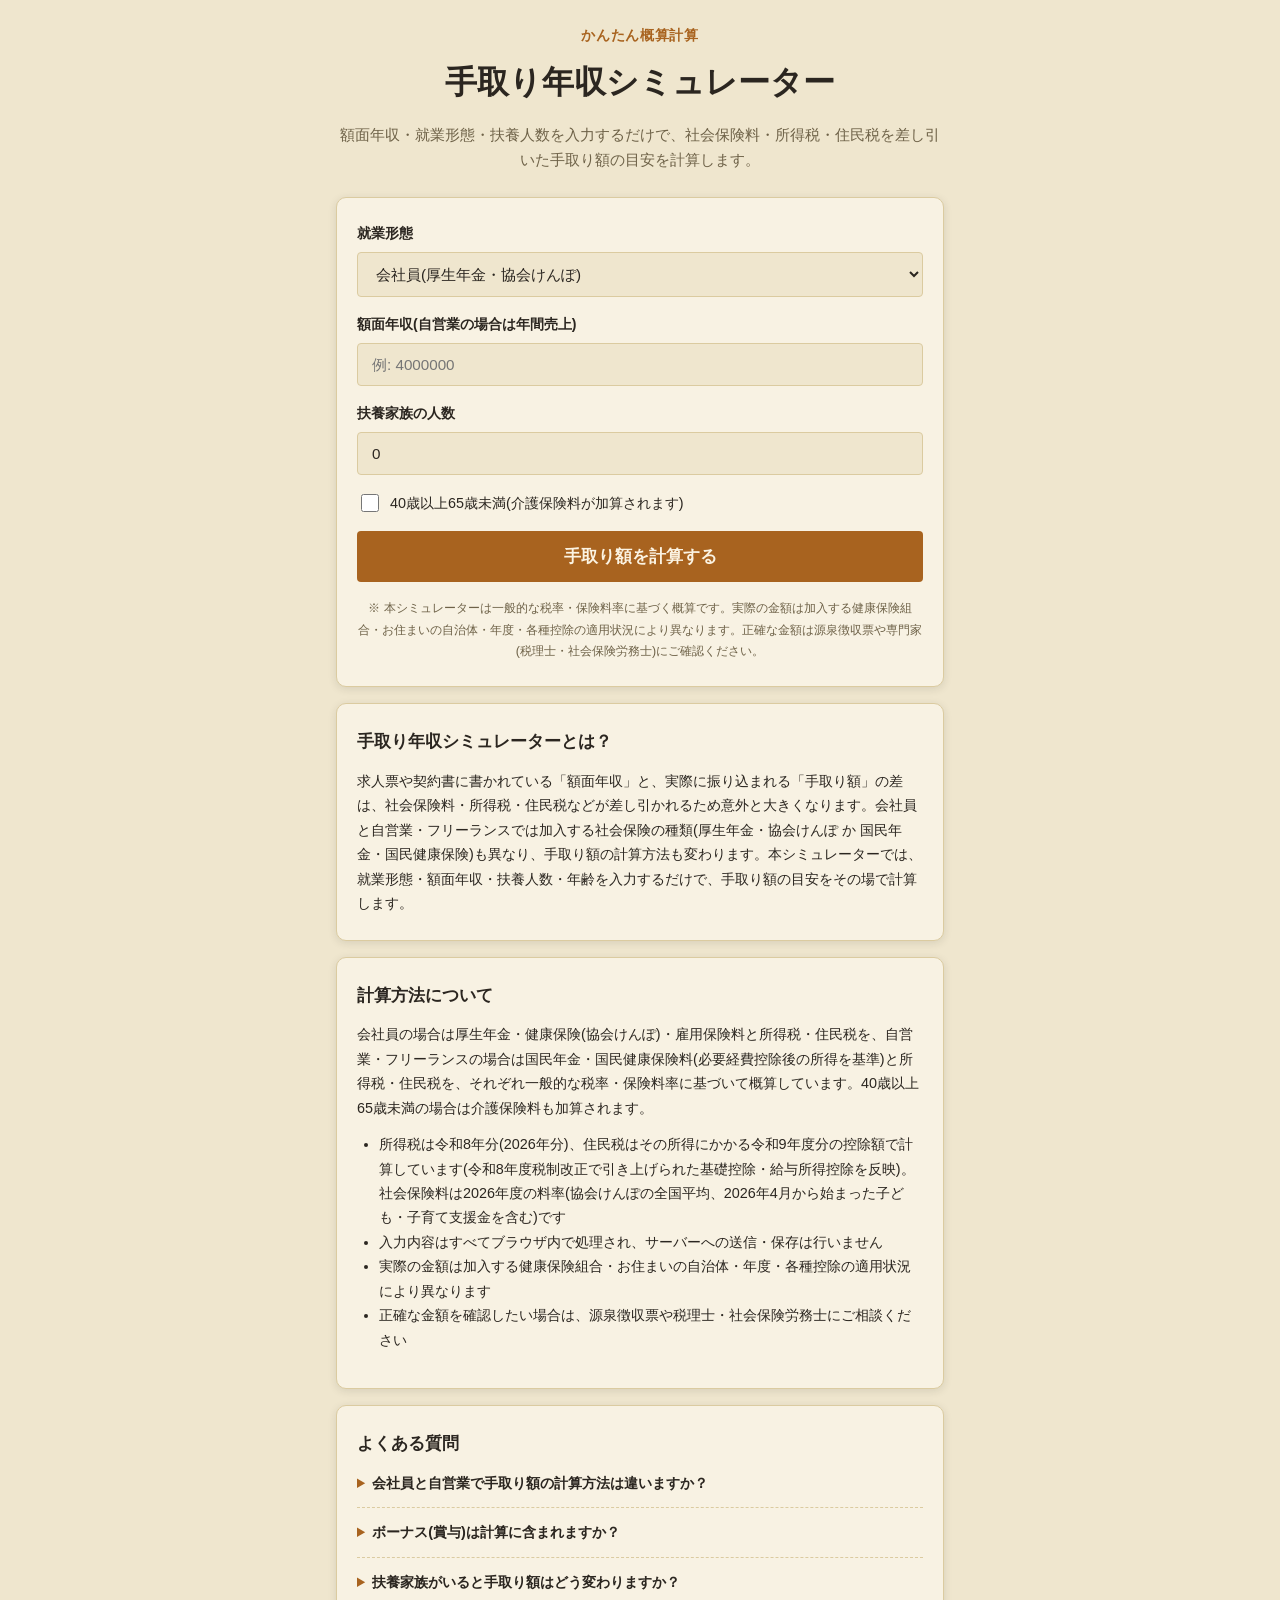
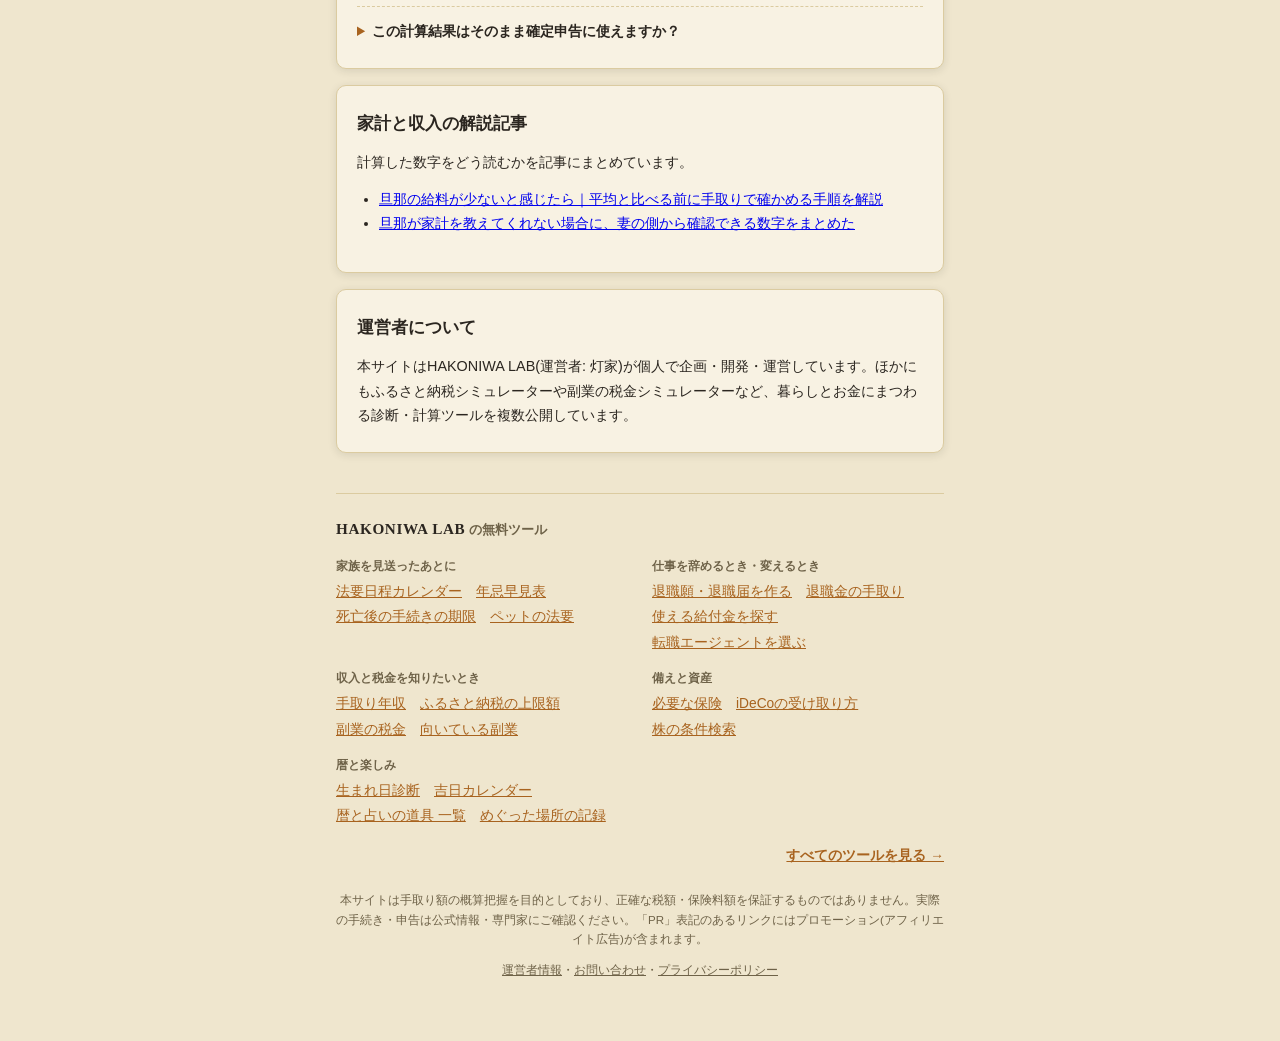
<file: index.html>
<!DOCTYPE html>
<html lang="ja">
<head>
<meta charset="UTF-8">
<meta name="viewport" content="width=device-width, initial-scale=1.0">
<!-- Google tag (gtag.js) -->
<script async src="https://www.googletagmanager.com/gtag/js?id=G-WTBHV5QYG3"></script>
<script>
  window.dataLayer = window.dataLayer || [];
  function gtag(){dataLayer.push(arguments);}
  gtag('js', new Date());
  gtag('config', 'G-WTBHV5QYG3');
</script>
<title>手取り年収シミュレーター | 額面から手取りを概算計算</title>
<meta name="description" content="額面年収・就業形態・扶養人数を入力するだけで、社会保険料・所得税・住民税を差し引いた手取り額を概算計算できます。">
<script async src="https://pagead2.googlesyndication.com/pagead/js/adsbygoogle.js?client=ca-pub-6465548593525933" crossorigin="anonymous"></script>
<link rel="canonical" href="https://hakoniwalab.com/takehome-calculator/">
<link rel="stylesheet" href="css/style.css">
<script type="application/ld+json">{"@context":"https://schema.org","@type":"FAQPage","mainEntity":[{"@type":"Question","name":"会社員と自営業で手取り額の計算方法は違いますか？","acceptedAnswer":{"@type":"Answer","text":"はい。会社員は厚生年金・協会けんぽ・雇用保険料が給与から天引きされますが、自営業・フリーランスは国民年金・国民健康保険料を自分で納付し、必要経費を差し引いた所得を基準に税額が計算されます。本シミュレーターは就業形態に応じてこの違いを反映しています。"}},{"@type":"Question","name":"ボーナス(賞与)は計算に含まれますか？","acceptedAnswer":{"@type":"Answer","text":"入力する額面年収に賞与を含めた年間の総支給額を入力してください。月給とボーナスを分けて計算する機能は現在提供していません。"}},{"@type":"Question","name":"扶養家族がいると手取り額はどう変わりますか？","acceptedAnswer":{"@type":"Answer","text":"扶養家族の人数に応じて所得税・住民税の扶養控除が適用され、税負担が軽くなります。扶養人数を入力すると、その分を差し引いた概算額が表示されます。"}},{"@type":"Question","name":"この計算結果はそのまま確定申告に使えますか？","acceptedAnswer":{"@type":"Answer","text":"使えません。本シミュレーターはあくまで概算把握を目的としたものです。正確な金額は源泉徴収票や税理士にご確認ください。"}}]}</script>
</head>
<body>
<div id="app" class="app">

  <header class="app-header">
    <p class="app-header__eyebrow">かんたん概算計算</p>
    <h1 class="app-header__title">手取り年収<br class="sp-only">シミュレーター</h1>
    <p class="app-header__lead">額面年収・就業形態・扶養人数を入力するだけで、社会保険料・所得税・住民税を差し引いた手取り額の目安を計算します。</p>
  </header>

  <main id="main" class="main">

    <!-- intro/form screen -->
    <section id="screen-intro" class="screen" data-screen="intro">
      <div class="card card--intro">
        <form id="calc-form">
          <div class="form-field">
            <label for="employment_type">就業形態</label>
            <select id="employment_type" name="employment_type" class="quiz-select">
              <option value="employee">会社員(厚生年金・協会けんぽ)</option>
              <option value="self_employed">自営業・フリーランス(国民年金・国民健康保険)</option>
            </select>
          </div>

          <div class="form-field">
            <label for="gross_income">額面年収(自営業の場合は年間売上)</label>
            <input type="number" id="gross_income" name="gross_income" class="quiz-select" placeholder="例: 4000000" min="0" step="10000" required>
          </div>

          <div class="form-field" id="expense-rate-field" hidden>
            <label for="expense_rate">必要経費の割合の目安(%)</label>
            <input type="number" id="expense_rate" name="expense_rate" class="quiz-select" value="30" min="0" max="90" step="5">
          </div>

          <div class="form-field">
            <label for="dependents">扶養家族の人数</label>
            <input type="number" id="dependents" name="dependents" class="quiz-select" value="0" min="0" max="10" step="1">
          </div>

          <div class="form-field form-field--checkbox">
            <label>
              <input type="checkbox" id="age40to64" name="age40to64">
              40歳以上65歳未満(介護保険料が加算されます)
            </label>
          </div>

          <button type="submit" class="btn btn--primary btn--large">手取り額を計算する</button>
        </form>
        <p class="intro-disclaimer">※ 本シミュレーターは一般的な税率・保険料率に基づく概算です。実際の金額は加入する健康保険組合・お住まいの自治体・年度・各種控除の適用状況により異なります。正確な金額は源泉徴収票や専門家(税理士・社会保険労務士)にご確認ください。</p>
      </div>
    </section>

    <!-- result screen -->
    <section id="screen-result" class="screen" data-screen="result" hidden>
      <div class="card card--intro" id="result-body"></div>
      <div id="ad-slot-result-bottom" class="ad-slot" aria-hidden="true"></div>
      <div class="card card--books" data-books-card>
        <h2 class="card__title">関連する本</h2>
        <p class="books__lead">手取りが分かったあと、そのお金をどうするかを考える方へ。運営者が書いた本です。</p>
        <ul class="books__list">
          <li class="books__item">
            <a href="https://www.amazon.co.jp/dp/B0H7M818R7" target="_blank" rel="noopener">
              <span class="books__title">ずっと投資を後回しにしてきた、あなたへ。</span>
              <span class="books__note">神泉悠斗／新NISA・インデックス投資・口座開設まで、迷わない5つのステップ。</span>
            </a>
          </li>
        </ul>
        <p class="books__ku">Kindle Unlimited の対象です（会員なら追加料金はかかりません）。</p>
      </div>


      <div class="card card--lead" id="lead-card">
        <h2 class="card__title">計算結果をあとで見返したい方へ</h2>
        <p>メールアドレスを登録すると、HAKONIWA LABの新しいツール・お得な情報をお届けします。</p>
        <form id="lead-form" class="lead-form" action="https://mail-studio.hakoniwa-labs.workers.dev/f/v6lGNd5ZqjptO-bG2wVIIij1IczI0iWg" method="post" target="popupwindow" onsubmit="window.open('https://mail-studio.hakoniwa-labs.workers.dev/f/v6lGNd5ZqjptO-bG2wVIIij1IczI0iWg', 'popupwindow')">
          <input type="email" name="email" class="lead-form__input" placeholder="メールアドレス" required>
          <button type="submit" class="btn btn--primary">登録する</button>
        </form>
      </div>

      <button type="button" class="btn btn--ghost" id="btn-restart">条件を変えて再計算する</button>
    </section>

  </main>

  <section class="article" aria-labelledby="about-heading">
    <div class="card card--article">
      <h2 id="about-heading">手取り年収シミュレーターとは？</h2>
      <p>求人票や契約書に書かれている「額面年収」と、実際に振り込まれる「手取り額」の差は、社会保険料・所得税・住民税などが差し引かれるため意外と大きくなります。会社員と自営業・フリーランスでは加入する社会保険の種類(厚生年金・協会けんぽ か 国民年金・国民健康保険)も異なり、手取り額の計算方法も変わります。本シミュレーターでは、就業形態・額面年収・扶養人数・年齢を入力するだけで、手取り額の目安をその場で計算します。</p>
    </div>

    <div class="card card--article">
      <h2>計算方法について</h2>
      <p>会社員の場合は厚生年金・健康保険(協会けんぽ)・雇用保険料と所得税・住民税を、自営業・フリーランスの場合は国民年金・国民健康保険料(必要経費控除後の所得を基準)と所得税・住民税を、それぞれ一般的な税率・保険料率に基づいて概算しています。40歳以上65歳未満の場合は介護保険料も加算されます。</p>
      <ul>
        <li>所得税は令和8年分(2026年分)、住民税はその所得にかかる令和9年度分の控除額で計算しています(令和8年度税制改正で引き上げられた基礎控除・給与所得控除を反映)。社会保険料は2026年度の料率(協会けんぽの全国平均、2026年4月から始まった子ども・子育て支援金を含む)です</li>
        <li>入力内容はすべてブラウザ内で処理され、サーバーへの送信・保存は行いません</li>
        <li>実際の金額は加入する健康保険組合・お住まいの自治体・年度・各種控除の適用状況により異なります</li>
        <li>正確な金額を確認したい場合は、源泉徴収票や税理士・社会保険労務士にご相談ください</li>
      </ul>
    </div>

    <div class="card card--article">
      <h2>よくある質問</h2>
      <details class="faq-item">
        <summary>会社員と自営業で手取り額の計算方法は違いますか？</summary>
        <p>はい。会社員は厚生年金・協会けんぽ・雇用保険料が給与から天引きされますが、自営業・フリーランスは国民年金・国民健康保険料を自分で納付し、必要経費を差し引いた所得を基準に税額が計算されます。本シミュレーターは就業形態に応じてこの違いを反映しています。</p>
      </details>
      <details class="faq-item">
        <summary>ボーナス(賞与)は計算に含まれますか？</summary>
        <p>入力する額面年収に賞与を含めた年間の総支給額を入力してください。月給とボーナスを分けて計算する機能は現在提供していません。</p>
      </details>
      <details class="faq-item">
        <summary>扶養家族がいると手取り額はどう変わりますか？</summary>
        <p>扶養家族の人数に応じて所得税・住民税の扶養控除が適用され、税負担が軽くなります。扶養人数を入力すると、その分を差し引いた概算額が表示されます。</p>
      </details>
      <details class="faq-item">
        <summary>この計算結果はそのまま確定申告に使えますか？</summary>
        <p>使えません。本シミュレーターはあくまで概算把握を目的としたものです。正確な金額は源泉徴収票や税理士にご確認ください。</p>
      </details>
    </div>

    <div class="card card--article">
      <h2>家計と収入の解説記事</h2>
      <p>計算した数字をどう読むかを記事にまとめています。</p>
      <ul>
        <li><a href="guide/danna-kyuryo-sukunai/">旦那の給料が少ないと感じたら｜平均と比べる前に手取りで確かめる手順を解説</a></li>
        <li><a href="guide/danna-kakei-oshiete-kurenai/">旦那が家計を教えてくれない場合に、妻の側から確認できる数字をまとめた</a></li>
      </ul>
    </div>

    <div class="card card--article">
      <h2>運営者について</h2>
      <p>本サイトはHAKONIWA LAB(運営者: 灯家)が個人で企画・開発・運営しています。ほかにもふるさと納税シミュレーターや副業の税金シミュレーターなど、暮らしとお金にまつわる診断・計算ツールを複数公開しています。</p>
    </div>
  </section>

  <!-- site-nav:start -->
  <style>
  .site-nav { margin: 40px 0 0; padding: 22px 0 0; border-top: 1px solid var(--color-border, var(--line, #dbcba0)); color: var(--color-text, var(--ink, #2b2620)); text-align: left; }
  .site-nav__title { margin: 0 0 14px; font-size: 0.82rem; font-weight: 700; color: var(--color-text-muted, var(--muted, #6e6248)); }
  .site-nav__title a { font-family: Georgia, "Times New Roman", serif; font-size: 0.95rem; letter-spacing: 0.04em; color: var(--color-text, var(--ink, #2b2620)); text-decoration: none; }
  .site-nav__groups { display: grid; gap: 14px 24px; }
  @media (min-width: 560px) { .site-nav__groups { grid-template-columns: 1fr 1fr; } }
  .site-nav__label { margin: 0 0 4px; font-size: 0.74rem; font-weight: 700; color: var(--color-text-muted, var(--muted, #6e6248)); }
  .site-nav__links { display: flex; flex-wrap: wrap; gap: 2px 14px; margin: 0; padding: 0; list-style: none; font-size: 0.86rem; line-height: 1.7; }
  .site-nav__links li { margin: 0; padding: 0; }
  .site-nav__links li::before { content: none; }
  .site-nav__links a { color: var(--color-primary, var(--navy, #a8631f)); }
  .site-nav__all { margin: 16px 0 0; font-size: 0.86rem; text-align: right; }
  .site-nav__all a { color: var(--color-primary, var(--navy, #a8631f)); font-weight: 700; }
  .app-footer a { color: var(--color-text-muted, var(--muted, #6e6248)); }
  </style>
  <nav class="site-nav" aria-label="HAKONIWA LABのツール">
    <p class="site-nav__title"><a href="../">HAKONIWA LAB</a> の無料ツール</p>
    <div class="site-nav__groups">
      <div>
        <p class="site-nav__label">家族を見送ったあとに</p>
        <ul class="site-nav__links">
          <li><a href="../houyou-calendar/">法要日程カレンダー</a></li>
          <li><a href="../houyou-calendar/hayami/">年忌早見表</a></li>
          <li><a href="../houyou-calendar/tetsuzuki/">死亡後の手続きの期限</a></li>
          <li><a href="../houyou-calendar/pet/">ペットの法要</a></li>
        </ul>
      </div>
      <div>
        <p class="site-nav__label">仕事を辞めるとき・変えるとき</p>
        <ul class="site-nav__links">
          <li><a href="../resignation-letter-generator/">退職願・退職届を作る</a></li>
          <li><a href="../retirement-simulator/">退職金の手取り</a></li>
          <li><a href="../subsidy-checker/">使える給付金を探す</a></li>
          <li><a href="../career-checker/">転職エージェントを選ぶ</a></li>
        </ul>
      </div>
      <div>
        <p class="site-nav__label">収入と税金を知りたいとき</p>
        <ul class="site-nav__links">
          <li><a href="../takehome-calculator/">手取り年収</a></li>
          <li><a href="../furusato-simulator/">ふるさと納税の上限額</a></li>
          <li><a href="../sidejob-tax-simulator/">副業の税金</a></li>
          <li><a href="../sidejob-checker/">向いている副業</a></li>
        </ul>
      </div>
      <div>
        <p class="site-nav__label">備えと資産</p>
        <ul class="site-nav__links">
          <li><a href="../insurance-checker/">必要な保険</a></li>
          <li><a href="../retirement-simulator/ideco/">iDeCoの受け取り方</a></li>
          <li><a href="../stock-screener/">株の条件検索</a></li>
        </ul>
      </div>
      <div>
        <p class="site-nav__label">暦と楽しみ</p>
        <ul class="site-nav__links">
          <li><a href="../birthday-fortune/">生まれ日診断</a></li>
          <li><a href="../birthday-fortune/calendar/">吉日カレンダー</a></li>
          <li><a href="../birthday-fortune/tools/">暦と占いの道具 一覧</a></li>
          <li><a href="../meguri-log/">めぐった場所の記録</a></li>
        </ul>
      </div>
    </div>
    <p class="site-nav__all"><a href="../">すべてのツールを見る →</a></p>
  </nav>
  <!-- site-nav:end -->

  <footer class="app-footer">
    <p>本サイトは手取り額の概算把握を目的としており、正確な税額・保険料額を保証するものではありません。実際の手続き・申告は公式情報・専門家にご確認ください。「PR」表記のあるリンクにはプロモーション(アフィリエイト広告)が含まれます。</p>
    <p><a href="../about.html">運営者情報</a>・<a href="../contact.html">お問い合わせ</a>・<a href="../privacy.html">プライバシーポリシー</a></p>
  </footer>

</div>

<script src="js/calculate.js"></script>
<script src="js/app.js"></script>
</body>
</html>
</file>
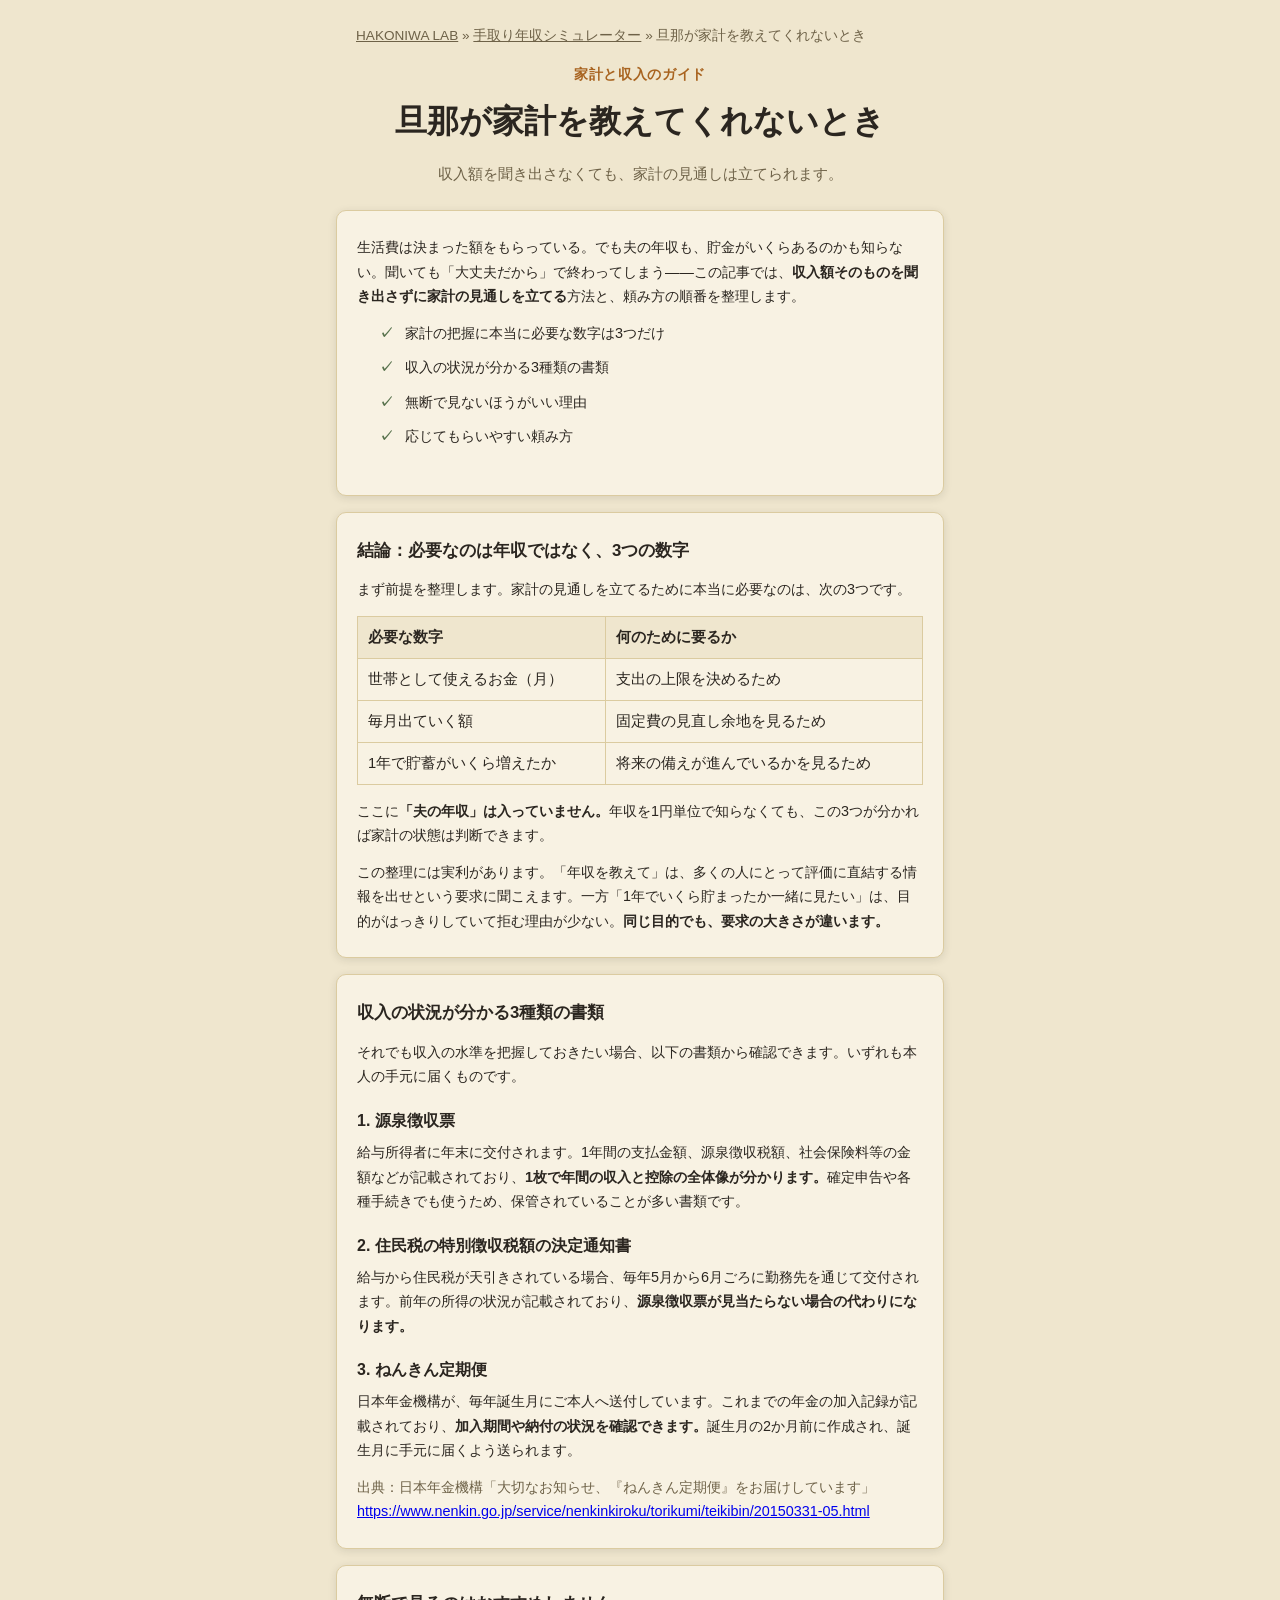
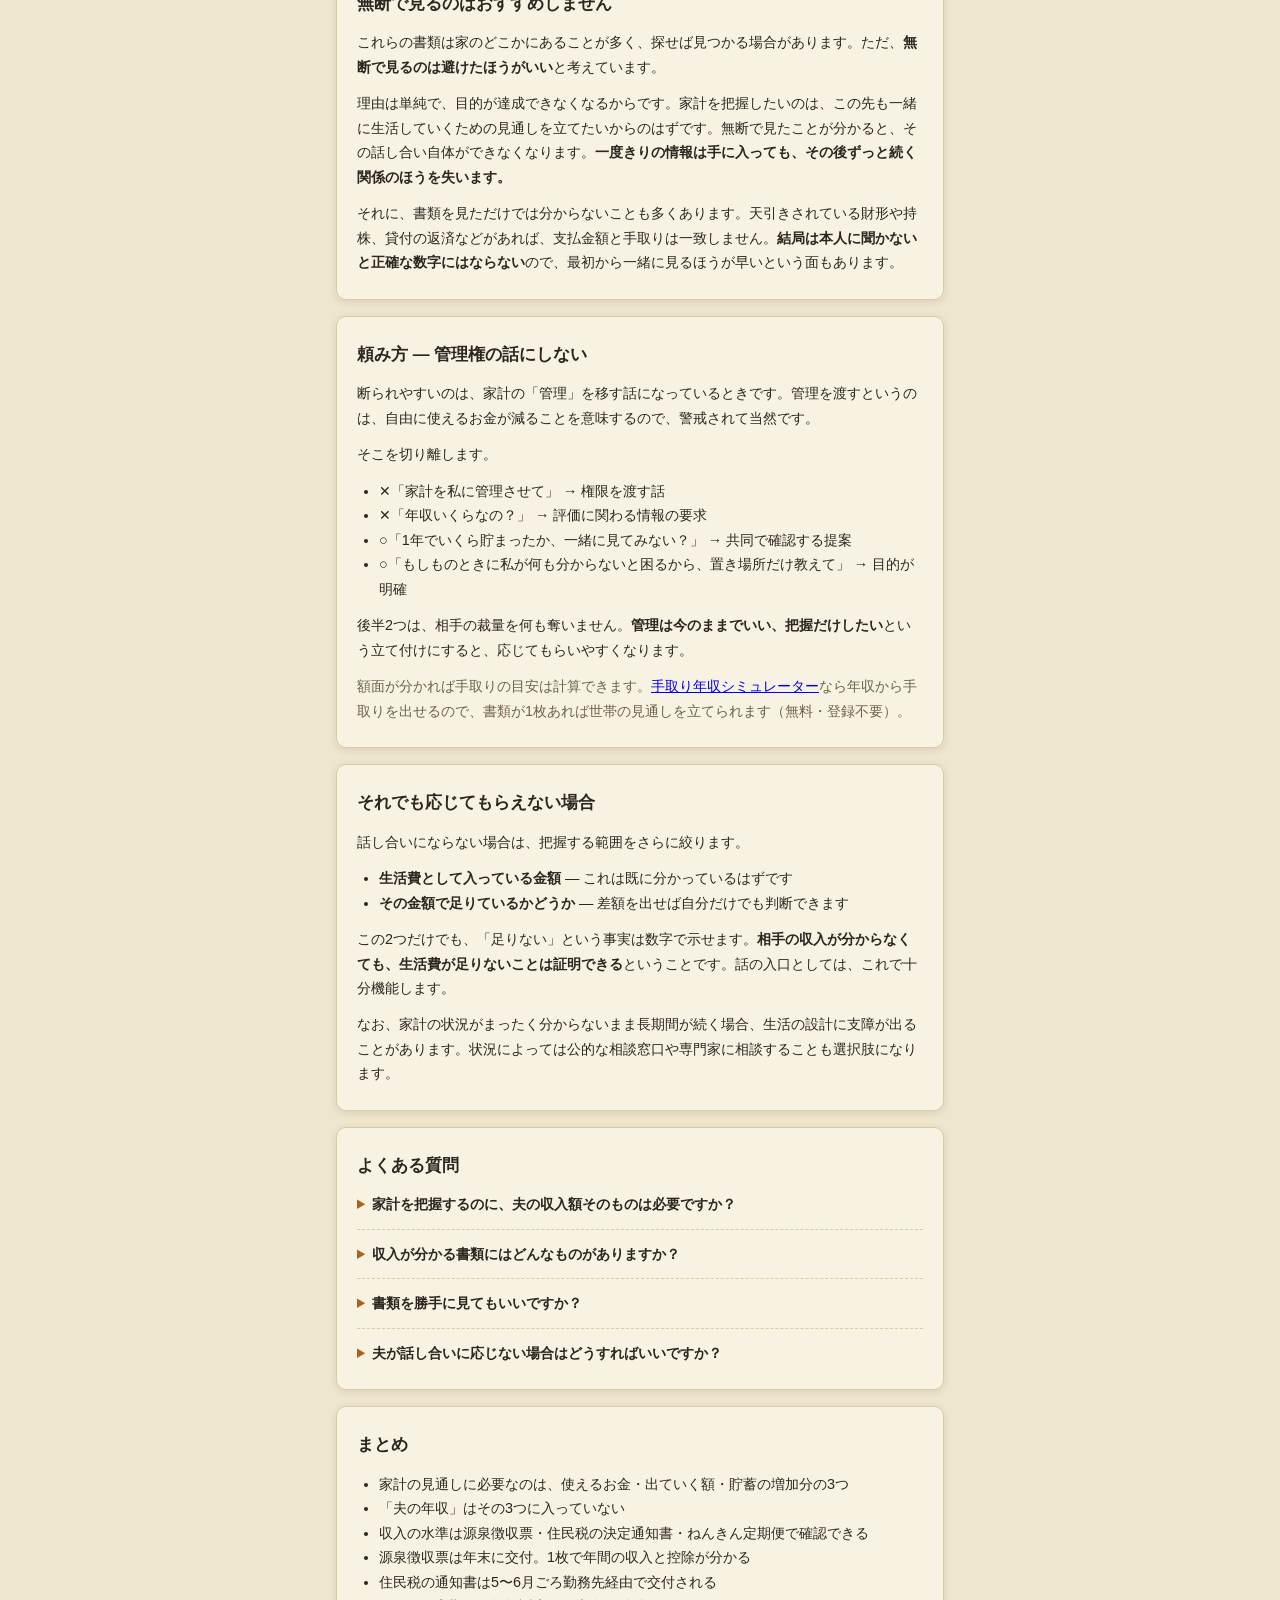
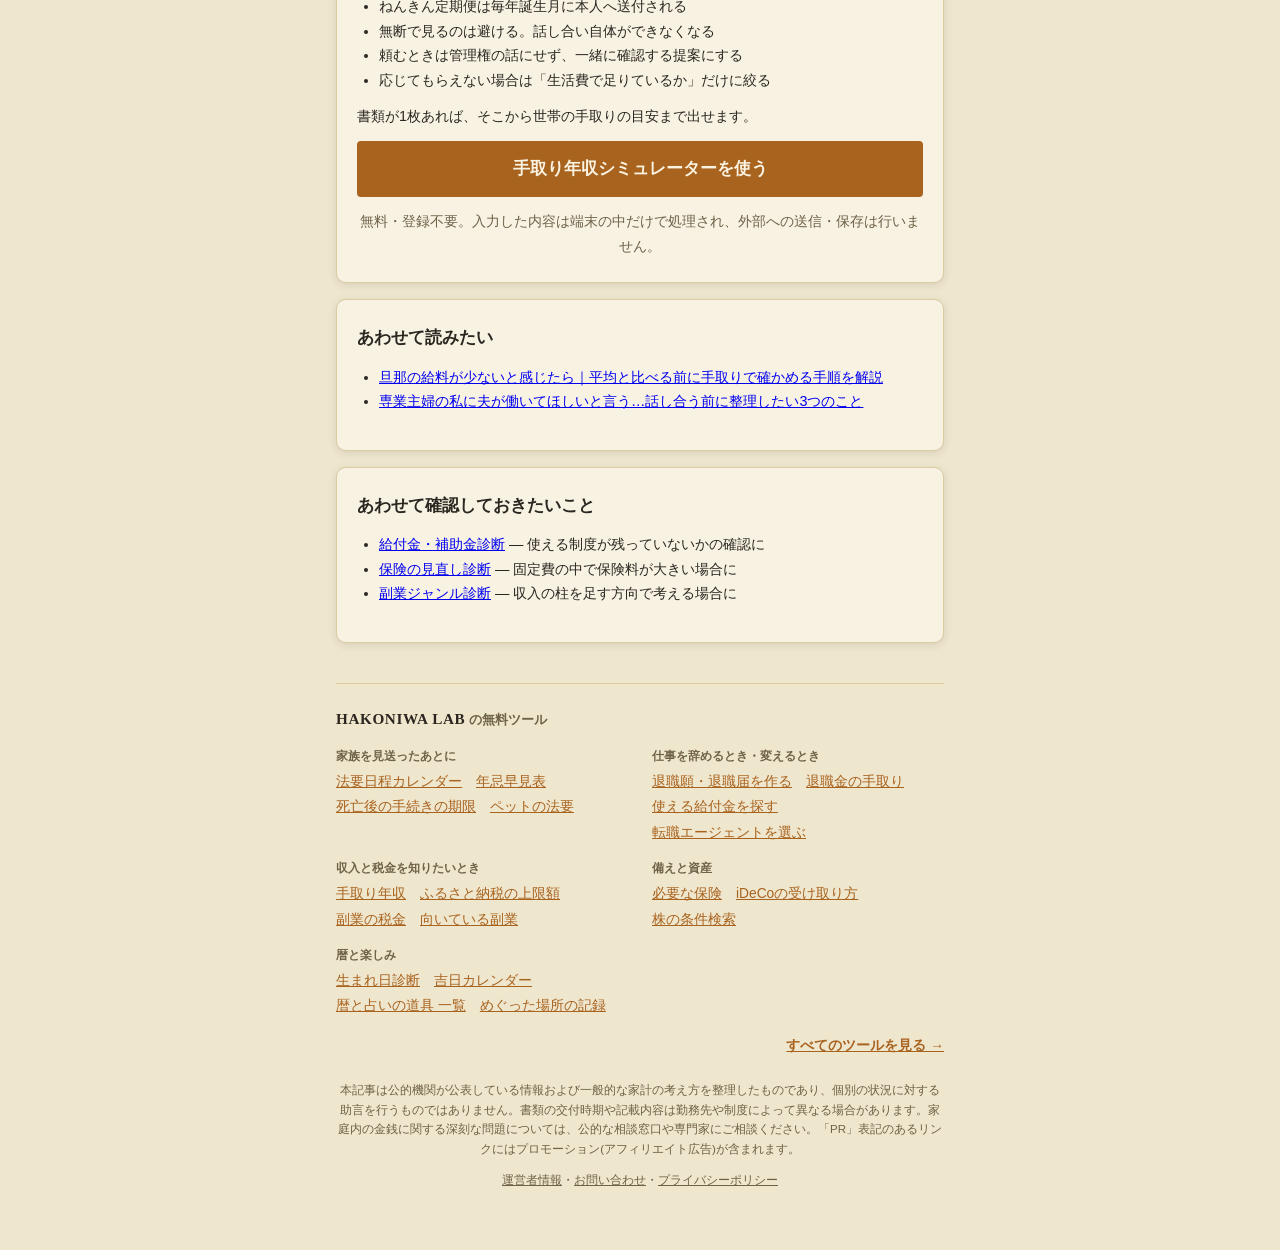
<file: guide/danna-kakei-oshiete-kurenai/index.html>
<!DOCTYPE html>
<html lang="ja">
<head>
<meta charset="UTF-8">
<meta name="viewport" content="width=device-width, initial-scale=1.0">
<!-- Google tag (gtag.js) -->
<script async src="https://www.googletagmanager.com/gtag/js?id=G-WTBHV5QYG3"></script>
<script>
  window.dataLayer = window.dataLayer || [];
  function gtag(){dataLayer.push(arguments);}
  gtag('js', new Date());
  gtag('config', 'G-WTBHV5QYG3');
</script>
<title>旦那が家計を教えてくれない場合に、妻の側から確認できる数字をまとめた</title>
<meta name="description" content="旦那が家計や収入を教えてくれないとき、家計を把握するために本当に必要な数字は3つだけです。源泉徴収票・住民税の通知書・ねんきん定期便から何が分かるか、そして頼み方までを整理しました。">
<script async src="https://pagead2.googlesyndication.com/pagead/js/adsbygoogle.js?client=ca-pub-6465548593525933" crossorigin="anonymous"></script>
<link rel="canonical" href="https://hakoniwalab.com/takehome-calculator/guide/danna-kakei-oshiete-kurenai/">
<link rel="stylesheet" href="../../css/style.css">
<script type="application/ld+json">{"@context":"https://schema.org","@type":"FAQPage","mainEntity":[{"@type":"Question","name":"家計を把握するのに、夫の収入額そのものは必要ですか？","acceptedAnswer":{"@type":"Answer","text":"必ずしも必要ではありません。家計の見通しを立てるために要るのは、世帯として使えるお金、毎月出ていく額、貯蓄がいくら増えているかの3つです。収入額を1円単位で知らなくても、この3つが分かれば家計の状態は判断できます。"}},{"@type":"Question","name":"収入が分かる書類にはどんなものがありますか？","acceptedAnswer":{"@type":"Answer","text":"給与所得者であれば、年末に交付される源泉徴収票に支払金額や源泉徴収税額などが記載されています。また住民税の特別徴収税額の決定通知書からは前年の所得の状況が分かります。日本年金機構が毎年誕生月に送付するねんきん定期便からも、これまでの加入記録を確認できます。"}},{"@type":"Question","name":"書類を勝手に見てもいいですか？","acceptedAnswer":{"@type":"Answer","text":"おすすめしません。無断で見たことが分かると、家計の話そのものができなくなる可能性があります。家計の見通しを立てたいという目的を伝えて、必要な書類を一緒に見る形にするほうが、結果的に早く進みます。"}},{"@type":"Question","name":"夫が話し合いに応じない場合はどうすればいいですか？","acceptedAnswer":{"@type":"Answer","text":"収入額を聞き出すのではなく、生活費として入れる金額と、その金額で足りているかどうかの2点に絞って話すと進みやすくなります。管理の権限を移す話ではなく、見通しを共有する話として持ちかけるのが現実的です。"}}]}</script>
<style>
.guide-nav { max-width: 720px; margin: 0 auto 16px; padding: 0 20px; font-size: 0.85rem; color: var(--color-text-muted); }
.guide-nav a { color: var(--color-text-muted); }
.guide-lead { font-size: 0.95rem; }
.guide-table { width: 100%; border-collapse: collapse; margin: 14px 0; font-size: 0.92rem; }
.guide-table th, .guide-table td { border: 1px solid var(--color-border); padding: 8px 10px; text-align: left; vertical-align: top; }
.guide-table th { background: var(--color-bg); font-weight: 600; }
.guide-note { font-size: 0.85rem; color: var(--color-text-muted); }
.card--article h3 { font-size: 1rem; margin: 18px 0 6px; }
.guide-cta { text-align: center; }
.guide-cta .btn { display: inline-block; text-decoration: none; }
.guide-calc { background: var(--color-bg); border: 1px solid var(--color-border); border-radius: 8px; padding: 12px 14px; margin: 14px 0; font-size: 0.92rem; }
</style>
</head>
<body>
<div class="app">

  <nav class="guide-nav" aria-label="パンくずリスト">
    <a href="../../../">HAKONIWA LAB</a> &raquo;
    <a href="../../">手取り年収シミュレーター</a> &raquo;
    <span aria-current="page">旦那が家計を教えてくれないとき</span>
  </nav>

  <header class="app-header">
    <p class="app-header__eyebrow">家計と収入のガイド</p>
    <h1 class="app-header__title">旦那が家計を<br class="sp-only">教えてくれないとき</h1>
    <p class="app-header__lead">収入額を聞き出さなくても、家計の見通しは立てられます。</p>
  </header>

  <main class="main">

    <section class="article">

      <div class="card card--article">
        <p class="guide-lead">生活費は決まった額をもらっている。でも夫の年収も、貯金がいくらあるのかも知らない。聞いても「大丈夫だから」で終わってしまう——この記事では、<strong>収入額そのものを聞き出さずに家計の見通しを立てる</strong>方法と、頼み方の順番を整理します。</p>
        <ul class="intro-points">
          <li>家計の把握に本当に必要な数字は3つだけ</li>
          <li>収入の状況が分かる3種類の書類</li>
          <li>無断で見ないほうがいい理由</li>
          <li>応じてもらいやすい頼み方</li>
        </ul>
      </div>

      <div class="card card--article">
        <h2>結論：必要なのは年収ではなく、3つの数字</h2>
        <p>まず前提を整理します。家計の見通しを立てるために本当に必要なのは、次の3つです。</p>
        <table class="guide-table">
          <thead>
            <tr><th>必要な数字</th><th>何のために要るか</th></tr>
          </thead>
          <tbody>
            <tr><td>世帯として使えるお金（月）</td><td>支出の上限を決めるため</td></tr>
            <tr><td>毎月出ていく額</td><td>固定費の見直し余地を見るため</td></tr>
            <tr><td>1年で貯蓄がいくら増えたか</td><td>将来の備えが進んでいるかを見るため</td></tr>
          </tbody>
        </table>
        <p>ここに<strong>「夫の年収」は入っていません。</strong>年収を1円単位で知らなくても、この3つが分かれば家計の状態は判断できます。</p>
        <p>この整理には実利があります。「年収を教えて」は、多くの人にとって評価に直結する情報を出せという要求に聞こえます。一方「1年でいくら貯まったか一緒に見たい」は、目的がはっきりしていて拒む理由が少ない。<strong>同じ目的でも、要求の大きさが違います。</strong></p>
      </div>

      <div class="card card--article">
        <h2>収入の状況が分かる3種類の書類</h2>
        <p>それでも収入の水準を把握しておきたい場合、以下の書類から確認できます。いずれも本人の手元に届くものです。</p>

        <h3>1. 源泉徴収票</h3>
        <p>給与所得者に年末に交付されます。1年間の支払金額、源泉徴収税額、社会保険料等の金額などが記載されており、<strong>1枚で年間の収入と控除の全体像が分かります。</strong>確定申告や各種手続きでも使うため、保管されていることが多い書類です。</p>

        <h3>2. 住民税の特別徴収税額の決定通知書</h3>
        <p>給与から住民税が天引きされている場合、毎年5月から6月ごろに勤務先を通じて交付されます。前年の所得の状況が記載されており、<strong>源泉徴収票が見当たらない場合の代わりになります。</strong></p>

        <h3>3. ねんきん定期便</h3>
        <p>日本年金機構が、毎年誕生月にご本人へ送付しています。これまでの年金の加入記録が記載されており、<strong>加入期間や納付の状況を確認できます。</strong>誕生月の2か月前に作成され、誕生月に手元に届くよう送られます。</p>
        <p class="guide-note">出典：日本年金機構「大切なお知らせ、『ねんきん定期便』をお届けしています」<a href="https://www.nenkin.go.jp/service/nenkinkiroku/torikumi/teikibin/20150331-05.html" target="_blank" rel="noopener">https://www.nenkin.go.jp/service/nenkinkiroku/torikumi/teikibin/20150331-05.html</a></p>
      </div>

      <div class="card card--article">
        <h2>無断で見るのはおすすめしません</h2>
        <p>これらの書類は家のどこかにあることが多く、探せば見つかる場合があります。ただ、<strong>無断で見るのは避けたほうがいい</strong>と考えています。</p>
        <p>理由は単純で、目的が達成できなくなるからです。家計を把握したいのは、この先も一緒に生活していくための見通しを立てたいからのはずです。無断で見たことが分かると、その話し合い自体ができなくなります。<strong>一度きりの情報は手に入っても、その後ずっと続く関係のほうを失います。</strong></p>
        <p>それに、書類を見ただけでは分からないことも多くあります。天引きされている財形や持株、貸付の返済などがあれば、支払金額と手取りは一致しません。<strong>結局は本人に聞かないと正確な数字にはならない</strong>ので、最初から一緒に見るほうが早いという面もあります。</p>
      </div>

      <div class="card card--article">
        <h2>頼み方 ― 管理権の話にしない</h2>
        <p>断られやすいのは、家計の「管理」を移す話になっているときです。管理を渡すというのは、自由に使えるお金が減ることを意味するので、警戒されて当然です。</p>
        <p>そこを切り離します。</p>
        <ul>
          <li>✕「家計を私に管理させて」 → 権限を渡す話</li>
          <li>✕「年収いくらなの？」 → 評価に関わる情報の要求</li>
          <li>○「1年でいくら貯まったか、一緒に見てみない？」 → 共同で確認する提案</li>
          <li>○「もしものときに私が何も分からないと困るから、置き場所だけ教えて」 → 目的が明確</li>
        </ul>
        <p>後半2つは、相手の裁量を何も奪いません。<strong>管理は今のままでいい、把握だけしたい</strong>という立て付けにすると、応じてもらいやすくなります。</p>
        <p class="guide-note">額面が分かれば手取りの目安は計算できます。<a href="../../">手取り年収シミュレーター</a>なら年収から手取りを出せるので、書類が1枚あれば世帯の見通しを立てられます（無料・登録不要）。</p>
      </div>

      <div class="card card--article">
        <h2>それでも応じてもらえない場合</h2>
        <p>話し合いにならない場合は、把握する範囲をさらに絞ります。</p>
        <ul>
          <li><strong>生活費として入っている金額</strong> — これは既に分かっているはずです</li>
          <li><strong>その金額で足りているかどうか</strong> — 差額を出せば自分だけでも判断できます</li>
        </ul>
        <p>この2つだけでも、「足りない」という事実は数字で示せます。<strong>相手の収入が分からなくても、生活費が足りないことは証明できる</strong>ということです。話の入口としては、これで十分機能します。</p>
        <p>なお、家計の状況がまったく分からないまま長期間が続く場合、生活の設計に支障が出ることがあります。状況によっては公的な相談窓口や専門家に相談することも選択肢になります。</p>
      </div>

      <div class="card card--article">
        <h2>よくある質問</h2>
        <details class="faq-item">
          <summary>家計を把握するのに、夫の収入額そのものは必要ですか？</summary>
          <p>必ずしも必要ではありません。家計の見通しを立てるために要るのは、世帯として使えるお金、毎月出ていく額、貯蓄がいくら増えているかの3つです。収入額を1円単位で知らなくても、この3つが分かれば家計の状態は判断できます。</p>
        </details>
        <details class="faq-item">
          <summary>収入が分かる書類にはどんなものがありますか？</summary>
          <p>給与所得者であれば、年末に交付される源泉徴収票に支払金額や源泉徴収税額などが記載されています。また住民税の特別徴収税額の決定通知書からは前年の所得の状況が分かります。日本年金機構が毎年誕生月に送付するねんきん定期便からも、これまでの加入記録を確認できます。</p>
        </details>
        <details class="faq-item">
          <summary>書類を勝手に見てもいいですか？</summary>
          <p>おすすめしません。無断で見たことが分かると、家計の話そのものができなくなる可能性があります。家計の見通しを立てたいという目的を伝えて、必要な書類を一緒に見る形にするほうが、結果的に早く進みます。</p>
        </details>
        <details class="faq-item">
          <summary>夫が話し合いに応じない場合はどうすればいいですか？</summary>
          <p>収入額を聞き出すのではなく、生活費として入れる金額と、その金額で足りているかどうかの2点に絞って話すと進みやすくなります。管理の権限を移す話ではなく、見通しを共有する話として持ちかけるのが現実的です。</p>
        </details>
      </div>

      <div class="card card--article">
        <h2>まとめ</h2>
        <ul>
          <li>家計の見通しに必要なのは、使えるお金・出ていく額・貯蓄の増加分の3つ</li>
          <li>「夫の年収」はその3つに入っていない</li>
          <li>収入の水準は源泉徴収票・住民税の決定通知書・ねんきん定期便で確認できる</li>
          <li>源泉徴収票は年末に交付。1枚で年間の収入と控除が分かる</li>
          <li>住民税の通知書は5〜6月ごろ勤務先経由で交付される</li>
          <li>ねんきん定期便は毎年誕生月に本人へ送付される</li>
          <li>無断で見るのは避ける。話し合い自体ができなくなる</li>
          <li>頼むときは管理権の話にせず、一緒に確認する提案にする</li>
          <li>応じてもらえない場合は「生活費で足りているか」だけに絞る</li>
        </ul>
        <p>書類が1枚あれば、そこから世帯の手取りの目安まで出せます。</p>
        <p class="guide-cta"><a class="btn btn--primary btn--large" href="../../">手取り年収シミュレーターを使う</a></p>
        <p class="guide-note" style="text-align:center;">無料・登録不要。入力した内容は端末の中だけで処理され、外部への送信・保存は行いません。</p>
      </div>

      <div class="card card--article">
        <h2>あわせて読みたい</h2>
        <ul>
          <li><a href="../danna-kyuryo-sukunai/">旦那の給料が少ないと感じたら｜平均と比べる前に手取りで確かめる手順を解説</a></li>
          <li><a href="../../../sidejob-checker/guide/sengyoshufu-hataraite-hoshii/">専業主婦の私に夫が働いてほしいと言う…話し合う前に整理したい3つのこと</a></li>
        </ul>
      </div>

      <div class="card card--article">
        <h2>あわせて確認しておきたいこと</h2>
        <ul>
          <li><a href="../../../subsidy-checker/">給付金・補助金診断</a> — 使える制度が残っていないかの確認に</li>
          <li><a href="../../../insurance-checker/">保険の見直し診断</a> — 固定費の中で保険料が大きい場合に</li>
          <li><a href="../../../sidejob-checker/">副業ジャンル診断</a> — 収入の柱を足す方向で考える場合に</li>
        </ul>
      </div>

    </section>

  </main>

  <!-- site-nav:start -->
  <style>
  .site-nav { margin: 40px 0 0; padding: 22px 0 0; border-top: 1px solid var(--color-border, var(--line, #dbcba0)); color: var(--color-text, var(--ink, #2b2620)); text-align: left; }
  .site-nav__title { margin: 0 0 14px; font-size: 0.82rem; font-weight: 700; color: var(--color-text-muted, var(--muted, #6e6248)); }
  .site-nav__title a { font-family: Georgia, "Times New Roman", serif; font-size: 0.95rem; letter-spacing: 0.04em; color: var(--color-text, var(--ink, #2b2620)); text-decoration: none; }
  .site-nav__groups { display: grid; gap: 14px 24px; }
  @media (min-width: 560px) { .site-nav__groups { grid-template-columns: 1fr 1fr; } }
  .site-nav__label { margin: 0 0 4px; font-size: 0.74rem; font-weight: 700; color: var(--color-text-muted, var(--muted, #6e6248)); }
  .site-nav__links { display: flex; flex-wrap: wrap; gap: 2px 14px; margin: 0; padding: 0; list-style: none; font-size: 0.86rem; line-height: 1.7; }
  .site-nav__links li { margin: 0; padding: 0; }
  .site-nav__links li::before { content: none; }
  .site-nav__links a { color: var(--color-primary, var(--navy, #a8631f)); }
  .site-nav__all { margin: 16px 0 0; font-size: 0.86rem; text-align: right; }
  .site-nav__all a { color: var(--color-primary, var(--navy, #a8631f)); font-weight: 700; }
  .app-footer a { color: var(--color-text-muted, var(--muted, #6e6248)); }
  </style>
  <nav class="site-nav" aria-label="HAKONIWA LABのツール">
    <p class="site-nav__title"><a href="../../../">HAKONIWA LAB</a> の無料ツール</p>
    <div class="site-nav__groups">
      <div>
        <p class="site-nav__label">家族を見送ったあとに</p>
        <ul class="site-nav__links">
          <li><a href="../../../houyou-calendar/">法要日程カレンダー</a></li>
          <li><a href="../../../houyou-calendar/hayami/">年忌早見表</a></li>
          <li><a href="../../../houyou-calendar/tetsuzuki/">死亡後の手続きの期限</a></li>
          <li><a href="../../../houyou-calendar/pet/">ペットの法要</a></li>
        </ul>
      </div>
      <div>
        <p class="site-nav__label">仕事を辞めるとき・変えるとき</p>
        <ul class="site-nav__links">
          <li><a href="../../../resignation-letter-generator/">退職願・退職届を作る</a></li>
          <li><a href="../../../retirement-simulator/">退職金の手取り</a></li>
          <li><a href="../../../subsidy-checker/">使える給付金を探す</a></li>
          <li><a href="../../../career-checker/">転職エージェントを選ぶ</a></li>
        </ul>
      </div>
      <div>
        <p class="site-nav__label">収入と税金を知りたいとき</p>
        <ul class="site-nav__links">
          <li><a href="../../../takehome-calculator/">手取り年収</a></li>
          <li><a href="../../../furusato-simulator/">ふるさと納税の上限額</a></li>
          <li><a href="../../../sidejob-tax-simulator/">副業の税金</a></li>
          <li><a href="../../../sidejob-checker/">向いている副業</a></li>
        </ul>
      </div>
      <div>
        <p class="site-nav__label">備えと資産</p>
        <ul class="site-nav__links">
          <li><a href="../../../insurance-checker/">必要な保険</a></li>
          <li><a href="../../../retirement-simulator/ideco/">iDeCoの受け取り方</a></li>
          <li><a href="../../../stock-screener/">株の条件検索</a></li>
        </ul>
      </div>
      <div>
        <p class="site-nav__label">暦と楽しみ</p>
        <ul class="site-nav__links">
          <li><a href="../../../birthday-fortune/">生まれ日診断</a></li>
          <li><a href="../../../birthday-fortune/calendar/">吉日カレンダー</a></li>
          <li><a href="../../../birthday-fortune/tools/">暦と占いの道具 一覧</a></li>
          <li><a href="../../../meguri-log/">めぐった場所の記録</a></li>
        </ul>
      </div>
    </div>
    <p class="site-nav__all"><a href="../../../">すべてのツールを見る →</a></p>
  </nav>
  <!-- site-nav:end -->

  <footer class="app-footer">
    <p>本記事は公的機関が公表している情報および一般的な家計の考え方を整理したものであり、個別の状況に対する助言を行うものではありません。書類の交付時期や記載内容は勤務先や制度によって異なる場合があります。家庭内の金銭に関する深刻な問題については、公的な相談窓口や専門家にご相談ください。「PR」表記のあるリンクにはプロモーション(アフィリエイト広告)が含まれます。</p>
    <p><a href="../../../about.html">運営者情報</a>・<a href="../../../contact.html">お問い合わせ</a>・<a href="../../../privacy.html">プライバシーポリシー</a></p>
  </footer>

</div>
</body>
</html>
</file>
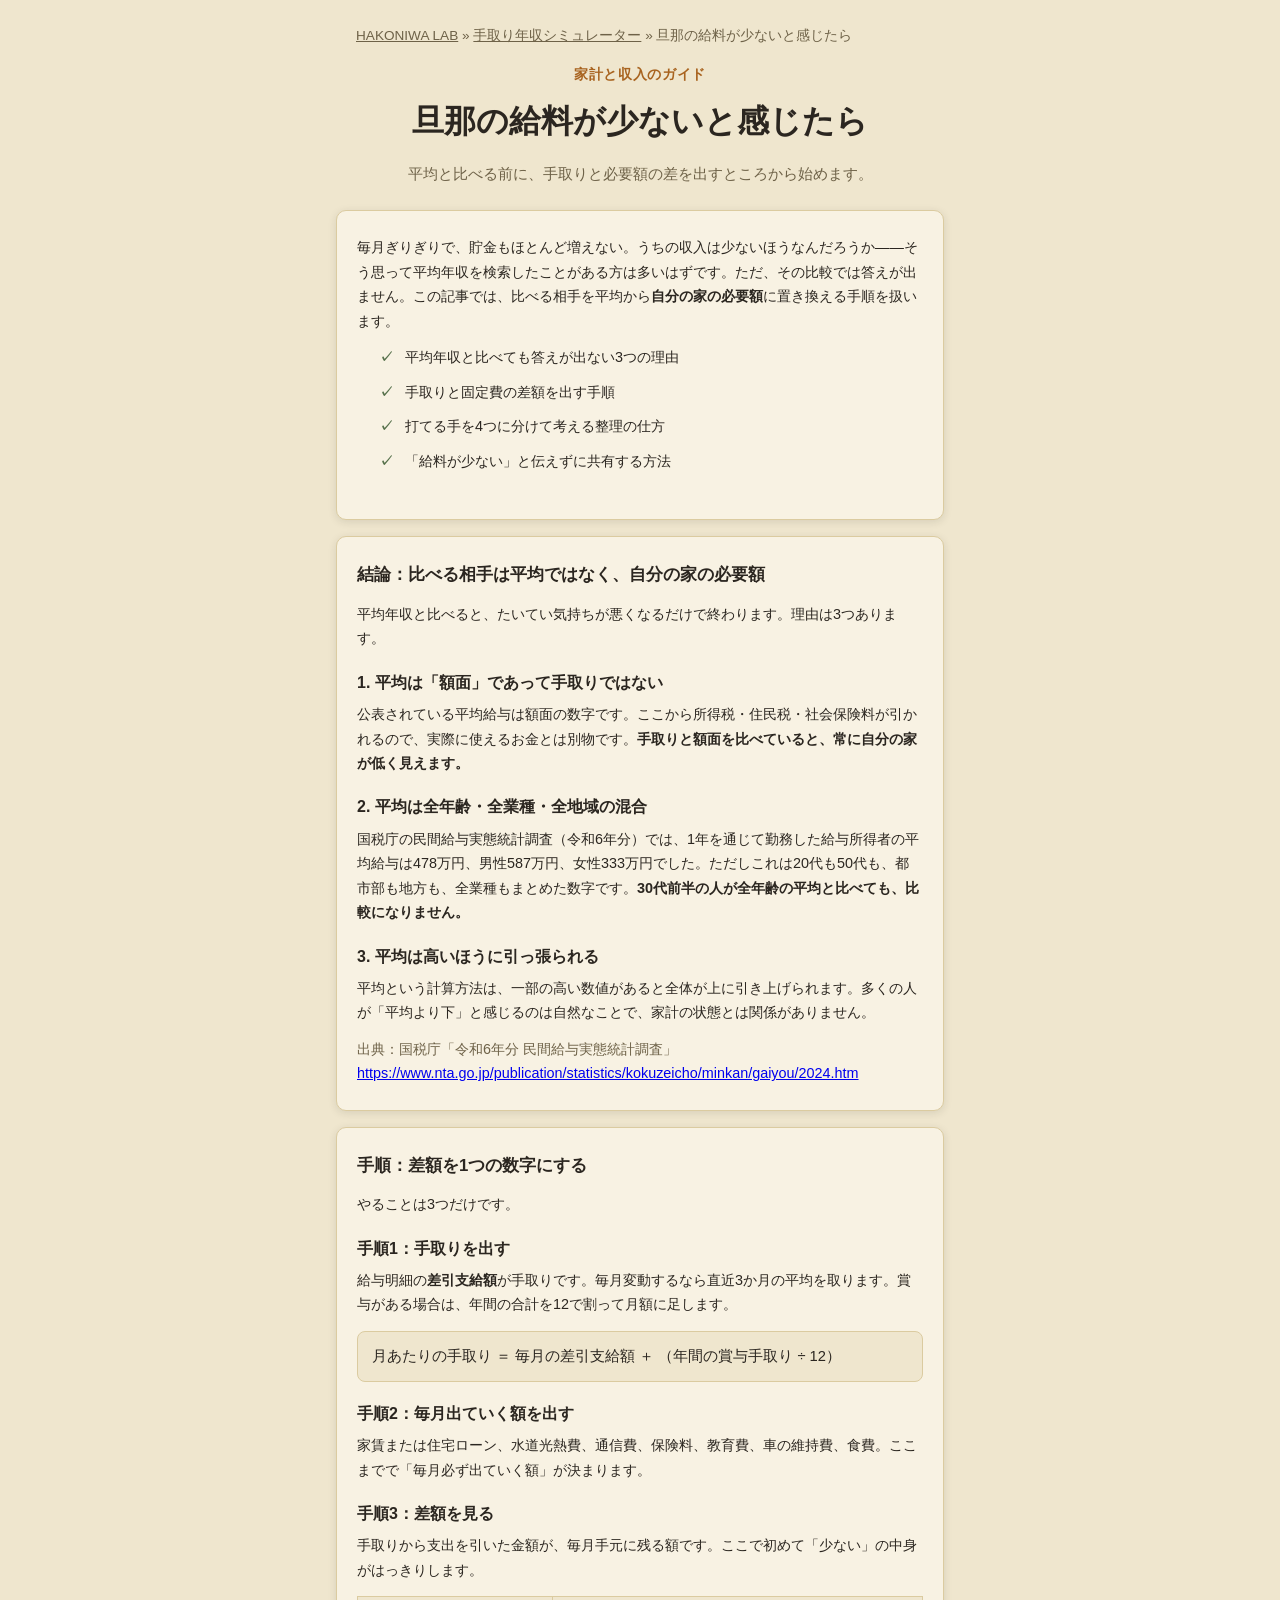
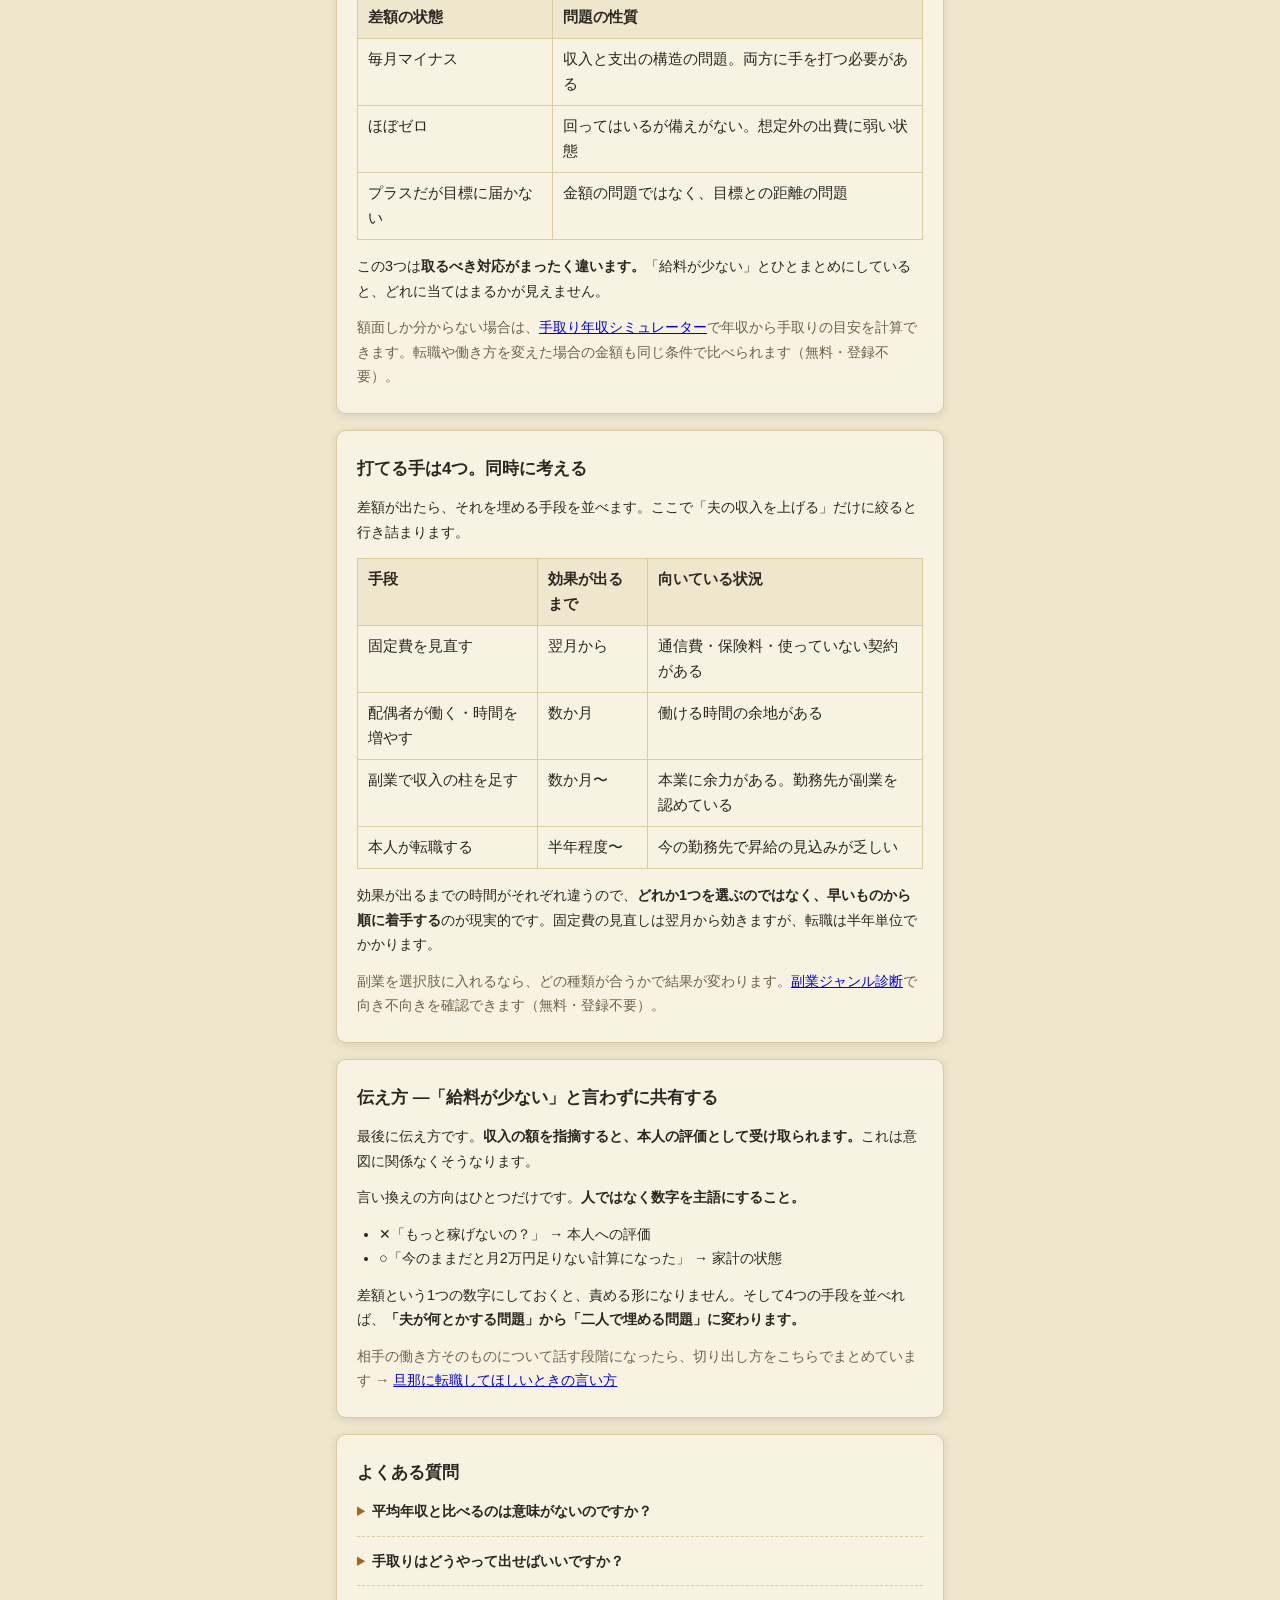
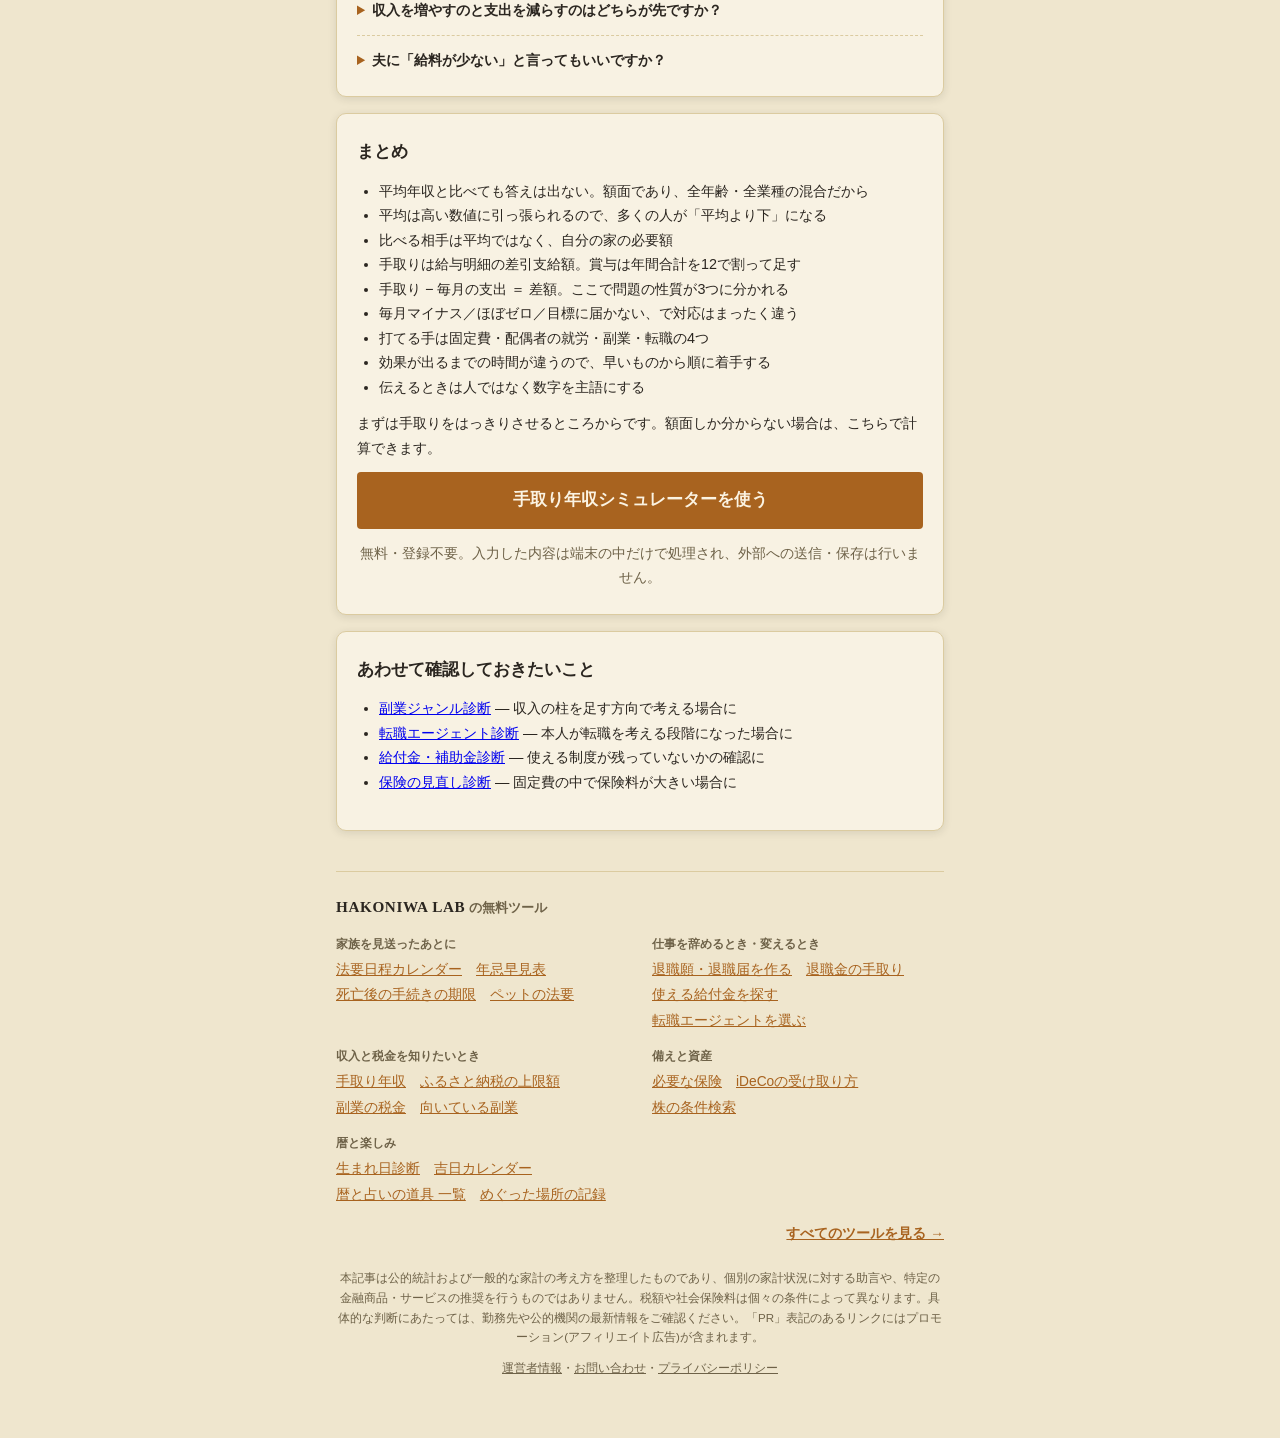
<file: guide/danna-kyuryo-sukunai/index.html>
<!DOCTYPE html>
<html lang="ja">
<head>
<meta charset="UTF-8">
<meta name="viewport" content="width=device-width, initial-scale=1.0">
<!-- Google tag (gtag.js) -->
<script async src="https://www.googletagmanager.com/gtag/js?id=G-WTBHV5QYG3"></script>
<script>
  window.dataLayer = window.dataLayer || [];
  function gtag(){dataLayer.push(arguments);}
  gtag('js', new Date());
  gtag('config', 'G-WTBHV5QYG3');
</script>
<title>旦那の給料が少ないと感じたら｜平均と比べる前に手取りで確かめる手順を解説</title>
<meta name="description" content="旦那の給料が少ないと感じたとき、平均年収と比べても答えは出ません。手取りと固定費の差額を出す3つの手順と、打てる手を4つに分けて考える整理の仕方をまとめました。">
<script async src="https://pagead2.googlesyndication.com/pagead/js/adsbygoogle.js?client=ca-pub-6465548593525933" crossorigin="anonymous"></script>
<link rel="canonical" href="https://hakoniwalab.com/takehome-calculator/guide/danna-kyuryo-sukunai/">
<link rel="stylesheet" href="../../css/style.css">
<script type="application/ld+json">{"@context":"https://schema.org","@type":"FAQPage","mainEntity":[{"@type":"Question","name":"平均年収と比べるのは意味がないのですか？","acceptedAnswer":{"@type":"Answer","text":"目安にはなりますが、判断の基準には向きません。公表されている平均給与は全年齢・全業種・全地域をまとめた額面の平均であり、手取りではないためです。また平均は一部の高い数値に引き上げられる性質があるので、多くの人の実感とはずれます。比べるなら平均ではなく、自分の家の必要額と比べるほうが答えが出ます。"}},{"@type":"Question","name":"手取りはどうやって出せばいいですか？","acceptedAnswer":{"@type":"Answer","text":"給与明細の差引支給額が手取りです。毎月変動する場合は直近3か月の平均を取り、賞与がある場合は年間の合計を12で割って足すと月あたりの目安になります。額面から所得税・住民税・社会保険料が引かれるため、額面と手取りには差があります。"}},{"@type":"Question","name":"収入を増やすのと支出を減らすのはどちらが先ですか？","acceptedAnswer":{"@type":"Answer","text":"効果が出るまでの時間が違うため、両方を並行して考えるのが現実的です。固定費の見直しは翌月から効果が出る一方、転職や就労は時間がかかります。まず差額がいくらなのかを出し、その金額を埋める手段として両方を並べて比べます。"}},{"@type":"Question","name":"夫に「給料が少ない」と言ってもいいですか？","acceptedAnswer":{"@type":"Answer","text":"収入の指摘は本人の評価として受け取られやすく、話し合いになりにくい表現です。金額そのものではなく、家計の必要額と現状の差額という形で共有すると、責める形になりにくくなります。数字は二人が同じものを見るための材料として使います。"}}]}</script>
<style>
.guide-nav { max-width: 720px; margin: 0 auto 16px; padding: 0 20px; font-size: 0.85rem; color: var(--color-text-muted); }
.guide-nav a { color: var(--color-text-muted); }
.guide-lead { font-size: 0.95rem; }
.guide-table { width: 100%; border-collapse: collapse; margin: 14px 0; font-size: 0.92rem; }
.guide-table th, .guide-table td { border: 1px solid var(--color-border); padding: 8px 10px; text-align: left; vertical-align: top; }
.guide-table th { background: var(--color-bg); font-weight: 600; }
.guide-note { font-size: 0.85rem; color: var(--color-text-muted); }
.card--article h3 { font-size: 1rem; margin: 18px 0 6px; }
.guide-cta { text-align: center; }
.guide-cta .btn { display: inline-block; text-decoration: none; }
.guide-calc { background: var(--color-bg); border: 1px solid var(--color-border); border-radius: 8px; padding: 12px 14px; margin: 14px 0; font-size: 0.92rem; }
</style>
</head>
<body>
<div class="app">

  <nav class="guide-nav" aria-label="パンくずリスト">
    <a href="../../../">HAKONIWA LAB</a> &raquo;
    <a href="../../">手取り年収シミュレーター</a> &raquo;
    <span aria-current="page">旦那の給料が少ないと感じたら</span>
  </nav>

  <header class="app-header">
    <p class="app-header__eyebrow">家計と収入のガイド</p>
    <h1 class="app-header__title">旦那の給料が<br class="sp-only">少ないと感じたら</h1>
    <p class="app-header__lead">平均と比べる前に、手取りと必要額の差を出すところから始めます。</p>
  </header>

  <main class="main">

    <section class="article">

      <div class="card card--article">
        <p class="guide-lead">毎月ぎりぎりで、貯金もほとんど増えない。うちの収入は少ないほうなんだろうか——そう思って平均年収を検索したことがある方は多いはずです。ただ、その比較では答えが出ません。この記事では、比べる相手を平均から<strong>自分の家の必要額</strong>に置き換える手順を扱います。</p>
        <ul class="intro-points">
          <li>平均年収と比べても答えが出ない3つの理由</li>
          <li>手取りと固定費の差額を出す手順</li>
          <li>打てる手を4つに分けて考える整理の仕方</li>
          <li>「給料が少ない」と伝えずに共有する方法</li>
        </ul>
      </div>

      <div class="card card--article">
        <h2>結論：比べる相手は平均ではなく、自分の家の必要額</h2>
        <p>平均年収と比べると、たいてい気持ちが悪くなるだけで終わります。理由は3つあります。</p>
        <h3>1. 平均は「額面」であって手取りではない</h3>
        <p>公表されている平均給与は額面の数字です。ここから所得税・住民税・社会保険料が引かれるので、実際に使えるお金とは別物です。<strong>手取りと額面を比べていると、常に自分の家が低く見えます。</strong></p>
        <h3>2. 平均は全年齢・全業種・全地域の混合</h3>
        <p>国税庁の民間給与実態統計調査（令和6年分）では、1年を通じて勤務した給与所得者の平均給与は478万円、男性587万円、女性333万円でした。ただしこれは20代も50代も、都市部も地方も、全業種もまとめた数字です。<strong>30代前半の人が全年齢の平均と比べても、比較になりません。</strong></p>
        <h3>3. 平均は高いほうに引っ張られる</h3>
        <p>平均という計算方法は、一部の高い数値があると全体が上に引き上げられます。多くの人が「平均より下」と感じるのは自然なことで、家計の状態とは関係がありません。</p>
        <p class="guide-note">出典：国税庁「令和6年分 民間給与実態統計調査」<a href="https://www.nta.go.jp/publication/statistics/kokuzeicho/minkan/gaiyou/2024.htm" target="_blank" rel="noopener">https://www.nta.go.jp/publication/statistics/kokuzeicho/minkan/gaiyou/2024.htm</a></p>
      </div>

      <div class="card card--article">
        <h2>手順：差額を1つの数字にする</h2>
        <p>やることは3つだけです。</p>

        <h3>手順1：手取りを出す</h3>
        <p>給与明細の<strong>差引支給額</strong>が手取りです。毎月変動するなら直近3か月の平均を取ります。賞与がある場合は、年間の合計を12で割って月額に足します。</p>
        <div class="guide-calc">
          月あたりの手取り ＝ 毎月の差引支給額 ＋ （年間の賞与手取り ÷ 12）
        </div>

        <h3>手順2：毎月出ていく額を出す</h3>
        <p>家賃または住宅ローン、水道光熱費、通信費、保険料、教育費、車の維持費、食費。ここまでで「毎月必ず出ていく額」が決まります。</p>

        <h3>手順3：差額を見る</h3>
        <p>手取りから支出を引いた金額が、毎月手元に残る額です。ここで初めて「少ない」の中身がはっきりします。</p>
        <table class="guide-table">
          <thead>
            <tr><th>差額の状態</th><th>問題の性質</th></tr>
          </thead>
          <tbody>
            <tr><td>毎月マイナス</td><td>収入と支出の構造の問題。両方に手を打つ必要がある</td></tr>
            <tr><td>ほぼゼロ</td><td>回ってはいるが備えがない。想定外の出費に弱い状態</td></tr>
            <tr><td>プラスだが目標に届かない</td><td>金額の問題ではなく、目標との距離の問題</td></tr>
          </tbody>
        </table>
        <p>この3つは<strong>取るべき対応がまったく違います。</strong>「給料が少ない」とひとまとめにしていると、どれに当てはまるかが見えません。</p>
        <p class="guide-note">額面しか分からない場合は、<a href="../../">手取り年収シミュレーター</a>で年収から手取りの目安を計算できます。転職や働き方を変えた場合の金額も同じ条件で比べられます（無料・登録不要）。</p>
      </div>

      <div class="card card--article">
        <h2>打てる手は4つ。同時に考える</h2>
        <p>差額が出たら、それを埋める手段を並べます。ここで「夫の収入を上げる」だけに絞ると行き詰まります。</p>
        <table class="guide-table">
          <thead>
            <tr><th>手段</th><th>効果が出るまで</th><th>向いている状況</th></tr>
          </thead>
          <tbody>
            <tr><td>固定費を見直す</td><td>翌月から</td><td>通信費・保険料・使っていない契約がある</td></tr>
            <tr><td>配偶者が働く・時間を増やす</td><td>数か月</td><td>働ける時間の余地がある</td></tr>
            <tr><td>副業で収入の柱を足す</td><td>数か月〜</td><td>本業に余力がある。勤務先が副業を認めている</td></tr>
            <tr><td>本人が転職する</td><td>半年程度〜</td><td>今の勤務先で昇給の見込みが乏しい</td></tr>
          </tbody>
        </table>
        <p>効果が出るまでの時間がそれぞれ違うので、<strong>どれか1つを選ぶのではなく、早いものから順に着手する</strong>のが現実的です。固定費の見直しは翌月から効きますが、転職は半年単位でかかります。</p>
        <p class="guide-note">副業を選択肢に入れるなら、どの種類が合うかで結果が変わります。<a href="../../../sidejob-checker/">副業ジャンル診断</a>で向き不向きを確認できます（無料・登録不要）。</p>
      </div>

      <div class="card card--article">
        <h2>伝え方 ―「給料が少ない」と言わずに共有する</h2>
        <p>最後に伝え方です。<strong>収入の額を指摘すると、本人の評価として受け取られます。</strong>これは意図に関係なくそうなります。</p>
        <p>言い換えの方向はひとつだけです。<strong>人ではなく数字を主語にすること。</strong></p>
        <ul>
          <li>✕「もっと稼げないの？」 → 本人への評価</li>
          <li>○「今のままだと月2万円足りない計算になった」 → 家計の状態</li>
        </ul>
        <p>差額という1つの数字にしておくと、責める形になりません。そして4つの手段を並べれば、<strong>「夫が何とかする問題」から「二人で埋める問題」に変わります。</strong></p>
        <p class="guide-note">相手の働き方そのものについて話す段階になったら、切り出し方をこちらでまとめています → <a href="../../../career-checker/guide/tenshoku-shitehoshii-danna/">旦那に転職してほしいときの言い方</a></p>
      </div>

      <div class="card card--article">
        <h2>よくある質問</h2>
        <details class="faq-item">
          <summary>平均年収と比べるのは意味がないのですか？</summary>
          <p>目安にはなりますが、判断の基準には向きません。公表されている平均給与は全年齢・全業種・全地域をまとめた額面の平均であり、手取りではないためです。また平均は一部の高い数値に引き上げられる性質があるので、多くの人の実感とはずれます。比べるなら平均ではなく、自分の家の必要額と比べるほうが答えが出ます。</p>
        </details>
        <details class="faq-item">
          <summary>手取りはどうやって出せばいいですか？</summary>
          <p>給与明細の差引支給額が手取りです。毎月変動する場合は直近3か月の平均を取り、賞与がある場合は年間の合計を12で割って足すと月あたりの目安になります。額面から所得税・住民税・社会保険料が引かれるため、額面と手取りには差があります。</p>
        </details>
        <details class="faq-item">
          <summary>収入を増やすのと支出を減らすのはどちらが先ですか？</summary>
          <p>効果が出るまでの時間が違うため、両方を並行して考えるのが現実的です。固定費の見直しは翌月から効果が出る一方、転職や就労は時間がかかります。まず差額がいくらなのかを出し、その金額を埋める手段として両方を並べて比べます。</p>
        </details>
        <details class="faq-item">
          <summary>夫に「給料が少ない」と言ってもいいですか？</summary>
          <p>収入の指摘は本人の評価として受け取られやすく、話し合いになりにくい表現です。金額そのものではなく、家計の必要額と現状の差額という形で共有すると、責める形になりにくくなります。数字は二人が同じものを見るための材料として使います。</p>
        </details>
      </div>

      <div class="card card--article">
        <h2>まとめ</h2>
        <ul>
          <li>平均年収と比べても答えは出ない。額面であり、全年齢・全業種の混合だから</li>
          <li>平均は高い数値に引っ張られるので、多くの人が「平均より下」になる</li>
          <li>比べる相手は平均ではなく、自分の家の必要額</li>
          <li>手取りは給与明細の差引支給額。賞与は年間合計を12で割って足す</li>
          <li>手取り − 毎月の支出 ＝ 差額。ここで問題の性質が3つに分かれる</li>
          <li>毎月マイナス／ほぼゼロ／目標に届かない、で対応はまったく違う</li>
          <li>打てる手は固定費・配偶者の就労・副業・転職の4つ</li>
          <li>効果が出るまでの時間が違うので、早いものから順に着手する</li>
          <li>伝えるときは人ではなく数字を主語にする</li>
        </ul>
        <p>まずは手取りをはっきりさせるところからです。額面しか分からない場合は、こちらで計算できます。</p>
        <p class="guide-cta"><a class="btn btn--primary btn--large" href="../../">手取り年収シミュレーターを使う</a></p>
        <p class="guide-note" style="text-align:center;">無料・登録不要。入力した内容は端末の中だけで処理され、外部への送信・保存は行いません。</p>
      </div>

      <div class="card card--article">
        <h2>あわせて確認しておきたいこと</h2>
        <ul>
          <li><a href="../../../sidejob-checker/">副業ジャンル診断</a> — 収入の柱を足す方向で考える場合に</li>
          <li><a href="../../../career-checker/">転職エージェント診断</a> — 本人が転職を考える段階になった場合に</li>
          <li><a href="../../../subsidy-checker/">給付金・補助金診断</a> — 使える制度が残っていないかの確認に</li>
          <li><a href="../../../insurance-checker/">保険の見直し診断</a> — 固定費の中で保険料が大きい場合に</li>
        </ul>
      </div>

    </section>

  </main>

  <!-- site-nav:start -->
  <style>
  .site-nav { margin: 40px 0 0; padding: 22px 0 0; border-top: 1px solid var(--color-border, var(--line, #dbcba0)); color: var(--color-text, var(--ink, #2b2620)); text-align: left; }
  .site-nav__title { margin: 0 0 14px; font-size: 0.82rem; font-weight: 700; color: var(--color-text-muted, var(--muted, #6e6248)); }
  .site-nav__title a { font-family: Georgia, "Times New Roman", serif; font-size: 0.95rem; letter-spacing: 0.04em; color: var(--color-text, var(--ink, #2b2620)); text-decoration: none; }
  .site-nav__groups { display: grid; gap: 14px 24px; }
  @media (min-width: 560px) { .site-nav__groups { grid-template-columns: 1fr 1fr; } }
  .site-nav__label { margin: 0 0 4px; font-size: 0.74rem; font-weight: 700; color: var(--color-text-muted, var(--muted, #6e6248)); }
  .site-nav__links { display: flex; flex-wrap: wrap; gap: 2px 14px; margin: 0; padding: 0; list-style: none; font-size: 0.86rem; line-height: 1.7; }
  .site-nav__links li { margin: 0; padding: 0; }
  .site-nav__links li::before { content: none; }
  .site-nav__links a { color: var(--color-primary, var(--navy, #a8631f)); }
  .site-nav__all { margin: 16px 0 0; font-size: 0.86rem; text-align: right; }
  .site-nav__all a { color: var(--color-primary, var(--navy, #a8631f)); font-weight: 700; }
  .app-footer a { color: var(--color-text-muted, var(--muted, #6e6248)); }
  </style>
  <nav class="site-nav" aria-label="HAKONIWA LABのツール">
    <p class="site-nav__title"><a href="../../../">HAKONIWA LAB</a> の無料ツール</p>
    <div class="site-nav__groups">
      <div>
        <p class="site-nav__label">家族を見送ったあとに</p>
        <ul class="site-nav__links">
          <li><a href="../../../houyou-calendar/">法要日程カレンダー</a></li>
          <li><a href="../../../houyou-calendar/hayami/">年忌早見表</a></li>
          <li><a href="../../../houyou-calendar/tetsuzuki/">死亡後の手続きの期限</a></li>
          <li><a href="../../../houyou-calendar/pet/">ペットの法要</a></li>
        </ul>
      </div>
      <div>
        <p class="site-nav__label">仕事を辞めるとき・変えるとき</p>
        <ul class="site-nav__links">
          <li><a href="../../../resignation-letter-generator/">退職願・退職届を作る</a></li>
          <li><a href="../../../retirement-simulator/">退職金の手取り</a></li>
          <li><a href="../../../subsidy-checker/">使える給付金を探す</a></li>
          <li><a href="../../../career-checker/">転職エージェントを選ぶ</a></li>
        </ul>
      </div>
      <div>
        <p class="site-nav__label">収入と税金を知りたいとき</p>
        <ul class="site-nav__links">
          <li><a href="../../../takehome-calculator/">手取り年収</a></li>
          <li><a href="../../../furusato-simulator/">ふるさと納税の上限額</a></li>
          <li><a href="../../../sidejob-tax-simulator/">副業の税金</a></li>
          <li><a href="../../../sidejob-checker/">向いている副業</a></li>
        </ul>
      </div>
      <div>
        <p class="site-nav__label">備えと資産</p>
        <ul class="site-nav__links">
          <li><a href="../../../insurance-checker/">必要な保険</a></li>
          <li><a href="../../../retirement-simulator/ideco/">iDeCoの受け取り方</a></li>
          <li><a href="../../../stock-screener/">株の条件検索</a></li>
        </ul>
      </div>
      <div>
        <p class="site-nav__label">暦と楽しみ</p>
        <ul class="site-nav__links">
          <li><a href="../../../birthday-fortune/">生まれ日診断</a></li>
          <li><a href="../../../birthday-fortune/calendar/">吉日カレンダー</a></li>
          <li><a href="../../../birthday-fortune/tools/">暦と占いの道具 一覧</a></li>
          <li><a href="../../../meguri-log/">めぐった場所の記録</a></li>
        </ul>
      </div>
    </div>
    <p class="site-nav__all"><a href="../../../">すべてのツールを見る →</a></p>
  </nav>
  <!-- site-nav:end -->

  <footer class="app-footer">
    <p>本記事は公的統計および一般的な家計の考え方を整理したものであり、個別の家計状況に対する助言や、特定の金融商品・サービスの推奨を行うものではありません。税額や社会保険料は個々の条件によって異なります。具体的な判断にあたっては、勤務先や公的機関の最新情報をご確認ください。「PR」表記のあるリンクにはプロモーション(アフィリエイト広告)が含まれます。</p>
    <p><a href="../../../about.html">運営者情報</a>・<a href="../../../contact.html">お問い合わせ</a>・<a href="../../../privacy.html">プライバシーポリシー</a></p>
  </footer>

</div>
</body>
</html>
</file>
<file: css/style.css>
:root {
  --color-bg: #efe6ce;
  --color-surface: #f8f2e3;
  --color-border: #dbcba0;
  --color-text: #2b2620;
  --color-text-muted: #6e6248;
  --color-primary: #a8631f;
  --color-primary-hover: #8b5119;
  --color-primary-contrast: #fbf3e2;
  --color-accent: #55704a;
  --color-badge-bg: #e4d6ae;
  --color-badge-text: #6e4a1e;
  --color-warn-bg: #efd3c0;
  --color-warn-text: #8a4322;
  --radius-sm: 4px;
  --radius-md: 6px;
  --radius-lg: 10px;
  --shadow-card: 0 2px 8px rgba(43, 38, 32, 0.12);
  --max-width: 640px;
}

@media (prefers-color-scheme: dark) {
  :root {
    --color-bg: #211f1a;
    --color-surface: #2c2a22;
    --color-border: #423e30;
    --color-text: #f1e9d8;
    --color-text-muted: #b3a585;
    --color-primary: #e3a23b;
    --color-primary-hover: #edb259;
    --color-primary-contrast: #241c0d;
    --color-accent: #8fae7d;
    --color-badge-bg: #3a3626;
    --color-badge-text: #e3a23b;
    --color-warn-bg: #3d2a1d;
    --color-warn-text: #e0a876;
    --shadow-card: 0 2px 14px rgba(0, 0, 0, 0.5);
  }
}

* { box-sizing: border-box; }

[hidden] { display: none !important; }

html, body {
  margin: 0;
  padding: 0;
  background: var(--color-bg);
  color: var(--color-text);
  font-family: "Hiragino Sans", "Hiragino Kaku Gothic ProN", Meiryo, "Yu Gothic", sans-serif;
  line-height: 1.7;
  -webkit-text-size-adjust: 100%;
}

.app {
  max-width: var(--max-width);
  margin: 0 auto;
  padding: 24px 16px 48px;
}

.app-header {
  text-align: center;
  margin-bottom: 24px;
}

.app-header__eyebrow {
  color: var(--color-primary);
  font-weight: 700;
  font-size: 0.85rem;
  letter-spacing: 0.05em;
  margin: 0 0 8px;
}

.app-header__title {
  font-size: 1.6rem;
  font-weight: 800;
  margin: 0 0 12px;
}

.app-header__lead {
  color: var(--color-text-muted);
  font-size: 0.95rem;
  margin: 0;
}

.main { display: block; }

.card {
  background: var(--color-surface);
  border: 1px solid var(--color-border);
  border-radius: var(--radius-lg);
  box-shadow: var(--shadow-card);
  padding: 24px 20px;
  margin-bottom: 16px;
}

.card--intro { text-align: center; }

.intro-points {
  list-style: none;
  padding: 0;
  margin: 0 0 20px;
  text-align: left;
  display: inline-block;
}

.intro-points li {
  position: relative;
  padding-left: 26px;
  margin-bottom: 10px;
  color: var(--color-text);
}

.intro-points li::before {
  content: "✓";
  position: absolute;
  left: 0;
  color: var(--color-accent);
  font-weight: 700;
}

.intro-disclaimer {
  font-size: 0.78rem;
  color: var(--color-text-muted);
  margin: 16px 0 0;
}

.btn {
  display: inline-block;
  border: none;
  border-radius: var(--radius-sm);
  font-size: 0.95rem;
  font-weight: 700;
  padding: 12px 20px;
  cursor: pointer;
  text-align: center;
  transition: background-color 0.15s ease, opacity 0.15s ease;
}

.btn--primary {
  background: var(--color-primary);
  color: var(--color-primary-contrast);
}
.btn--primary:hover { background: var(--color-primary-hover); }
.btn--primary:disabled { opacity: 0.5; cursor: not-allowed; }

.btn--ghost {
  background: transparent;
  color: var(--color-text-muted);
  border: 1px solid var(--color-border);
}
.btn--ghost:hover { color: var(--color-text); border-color: var(--color-text-muted); }

.btn--large { width: 100%; padding: 14px 20px; font-size: 1.05rem; }
.btn--skip { margin-left: auto; }

.progress {
  height: 6px;
  background: var(--color-border);
  border-radius: 999px;
  overflow: hidden;
  margin-bottom: 8px;
}

.progress__bar {
  height: 100%;
  width: 0%;
  background: var(--color-primary);
  transition: width 0.25s ease;
}

.progress__label {
  font-size: 0.78rem;
  color: var(--color-text-muted);
  margin: 0 0 16px;
  text-align: right;
}

.card--quiz { min-height: 220px; }

.quiz-question {
  font-size: 1.1rem;
  font-weight: 700;
  margin: 0 0 6px;
}

.quiz-question__note {
  font-size: 0.82rem;
  color: var(--color-text-muted);
  margin: 0 0 18px;
}

.quiz-options {
  display: grid;
  gap: 10px;
}

.quiz-option {
  display: block;
  width: 100%;
  text-align: left;
  padding: 14px 16px;
  background: var(--color-bg);
  border: 1.5px solid var(--color-border);
  border-radius: var(--radius-sm);
  color: var(--color-text);
  font-size: 0.95rem;
  cursor: pointer;
  transition: border-color 0.15s ease, background-color 0.15s ease;
}

.quiz-option:hover {
  border-color: var(--color-primary);
}

.quiz-option.is-selected {
  border-color: var(--color-primary);
  background: var(--color-badge-bg);
  font-weight: 700;
}

.quiz-select {
  width: 100%;
  padding: 12px 14px;
  border: 1.5px solid var(--color-border);
  border-radius: var(--radius-sm);
  background: var(--color-bg);
  color: var(--color-text);
  font-size: 0.95rem;
}

.quiz-nav {
  display: flex;
  align-items: center;
  gap: 10px;
}

.result-summary {
  text-align: center;
  margin-bottom: 20px;
}

.result-summary__count {
  font-size: 1.3rem;
  font-weight: 800;
  margin: 0 0 4px;
}

.result-summary__note {
  font-size: 0.82rem;
  color: var(--color-text-muted);
  margin: 0;
}

.result-list {
  display: grid;
  gap: 14px;
  margin-bottom: 20px;
}

.result-card {
  background: var(--color-surface);
  border: 1px solid var(--color-border);
  border-radius: var(--radius-md);
  box-shadow: var(--shadow-card);
  padding: 18px 18px 16px;
}

.result-card__badges {
  display: flex;
  flex-wrap: wrap;
  gap: 6px;
  margin-bottom: 10px;
}

.badge {
  display: inline-block;
  font-size: 0.72rem;
  font-weight: 700;
  padding: 3px 10px;
  border-radius: 999px;
  background: var(--color-badge-bg);
  color: var(--color-badge-text);
}

.badge--accent {
  background: var(--color-primary);
  color: var(--color-primary-contrast);
}

.badge--warn {
  background: var(--color-warn-bg);
  color: var(--color-warn-text);
}

.result-card__name {
  font-size: 1.05rem;
  font-weight: 800;
  margin: 0 0 6px;
}

.result-card__benefit {
  color: var(--color-accent);
  font-weight: 700;
  margin: 0 0 4px;
}

.result-card__org {
  font-size: 0.8rem;
  color: var(--color-text-muted);
  margin: 0 0 12px;
}

.result-card__summary {
  font-size: 0.88rem;
  margin: 0 0 10px;
}

.result-card__conditions {
  font-size: 0.82rem;
  color: var(--color-text-muted);
  margin: 0 0 14px;
}

.result-card__actions {
  display: flex;
  flex-wrap: wrap;
  gap: 8px;
}

.result-card__link {
  display: inline-block;
  font-size: 0.85rem;
  font-weight: 700;
  color: var(--color-primary);
  text-decoration: none;
  padding: 8px 14px;
  border: 1.5px solid var(--color-primary);
  border-radius: var(--radius-sm);
}

.result-card__link:hover { background: var(--color-badge-bg); }

.result-card__link--offer {
  color: var(--color-accent);
  border-color: var(--color-accent);
  display: inline-flex;
  align-items: center;
  gap: 6px;
}

.badge--pr {
  background: var(--color-accent);
  color: var(--color-primary-contrast);
  font-size: 0.62rem;
  padding: 2px 6px;
}

.result-empty {
  text-align: center;
  color: var(--color-text-muted);
  padding: 24px 12px;
}

.ad-slot {
  min-height: 90px;
  border: 1px dashed var(--color-border);
  border-radius: var(--radius-sm);
  display: flex;
  align-items: center;
  justify-content: center;
  color: var(--color-text-muted);
  font-size: 0.75rem;
  margin-bottom: 20px;
}

.card--lead { text-align: center; }
.card__title { font-size: 1rem; margin: 0 0 8px; }

.lead-form {
  display: flex;
  gap: 8px;
  margin-top: 14px;
}

.lead-form__input {
  flex: 1;
  padding: 10px 12px;
  border: 1.5px solid var(--color-border);
  border-radius: var(--radius-sm);
  background: var(--color-bg);
  color: var(--color-text);
}

.app-footer {
  margin-top: 24px;
  text-align: center;
  font-size: 0.72rem;
  color: var(--color-text-muted);
}

.sp-only { display: inline; }

@media (min-width: 640px) {
  .app-header__title { font-size: 2rem; }
  .sp-only { display: none; }
}

.result-card__platforms {
  font-size: 0.8rem;
  color: var(--color-text-muted);
  margin: 0 0 14px;
}

.cross-link-banner {
  display: block;
  margin-top: 12px;
  padding: 10px 14px;
  background: var(--color-badge-bg);
  border-radius: var(--radius-sm);
  font-size: 0.82rem;
  color: var(--color-badge-text);
  text-decoration: none;
  font-weight: 700;
}

.cross-link-banner:hover { opacity: 0.85; }

.result-cross-links {
  display: grid;
  gap: 8px;
  margin-top: 16px;
}

.result-cross-links .cross-link-banner {
  margin-top: 0;
}

.form-field {
  text-align: left;
  margin-bottom: 16px;
}

.form-field label {
  display: block;
  font-size: 0.88rem;
  font-weight: 700;
  margin-bottom: 6px;
}

.form-field--checkbox label {
  display: flex;
  align-items: center;
  gap: 8px;
  font-weight: 400;
  font-size: 0.9rem;
}

.form-field--checkbox input[type="checkbox"] {
  width: 18px;
  height: 18px;
}

.result-headline {
  text-align: center;
  padding: 8px 0 20px;
  border-bottom: 1px dashed var(--color-border);
  margin-bottom: 16px;
}

.result-headline__label {
  font-size: 0.85rem;
  color: var(--color-text-muted);
  margin: 0 0 4px;
}

.result-headline__value {
  font-size: 2.2rem;
  font-weight: 800;
  color: var(--color-primary);
  margin: 0 0 4px;
}

.result-headline__sub {
  font-size: 0.85rem;
  color: var(--color-text-muted);
  margin: 0;
}

.result-breakdown {
  display: grid;
  gap: 8px;
  text-align: left;
}

.result-row {
  display: flex;
  justify-content: space-between;
  font-size: 0.9rem;
  padding: 8px 0;
  border-bottom: 1px solid var(--color-border);
}

.result-row span:first-child {
  color: var(--color-text-muted);
}

.result-row span:last-child {
  font-weight: 700;
}

/* --- 解説記事セクション --- */

.card--article h2 {
  font-size: 1.05rem;
  margin: 0 0 12px;
}
.card--article p {
  font-size: 0.9rem;
  margin: 0 0 12px;
}
.card--article p:last-child { margin-bottom: 0; }
.card--article ul {
  font-size: 0.9rem;
  margin: 0 0 12px;
  padding-left: 22px;
}

.faq-item {
  border-bottom: 1px dashed var(--color-border);
  padding: 12px 0;
}
.faq-item:first-of-type { padding-top: 0; }
.faq-item:last-child { border-bottom: none; padding-bottom: 0; }
.faq-item summary {
  cursor: pointer;
  font-weight: 700;
  font-size: 0.9rem;
  list-style: revert;
}
.faq-item summary::marker { color: var(--color-primary); }
.faq-item p {
  margin: 8px 0 0;
  font-size: 0.85rem;
  color: var(--color-text-muted);
}

/* --- 関連する本カード --- */
.card--books .books__lead {
  font-size: 0.9rem;
  color: var(--color-text-muted);
  margin: 0 0 12px;
}
.books__list { list-style: none; margin: 0; padding: 0; display: grid; gap: 10px; }
.books__item a {
  display: block;
  padding: 12px 14px;
  border: 1px solid var(--color-border);
  border-radius: 8px;
  background: var(--color-bg);
  color: inherit;
  text-decoration: none;
}
.books__item a:hover,
.books__item a:focus-visible { border-color: var(--color-primary); }
.books__title { display: block; font-weight: 600; font-size: 0.95rem; line-height: 1.5; }
.books__note { display: block; font-size: 0.8rem; color: var(--color-text-muted); margin-top: 4px; }
.books__ku { font-size: 0.8rem; color: var(--color-text-muted); margin: 10px 0 0; }

/* 出典などの長いURLがスマホで横にはみ出さないように折り返す(class の無い文字のリンクだけ。広告ボタンには効かせない) */
.card--article a:not([class]) { overflow-wrap: anywhere; }
</file>
